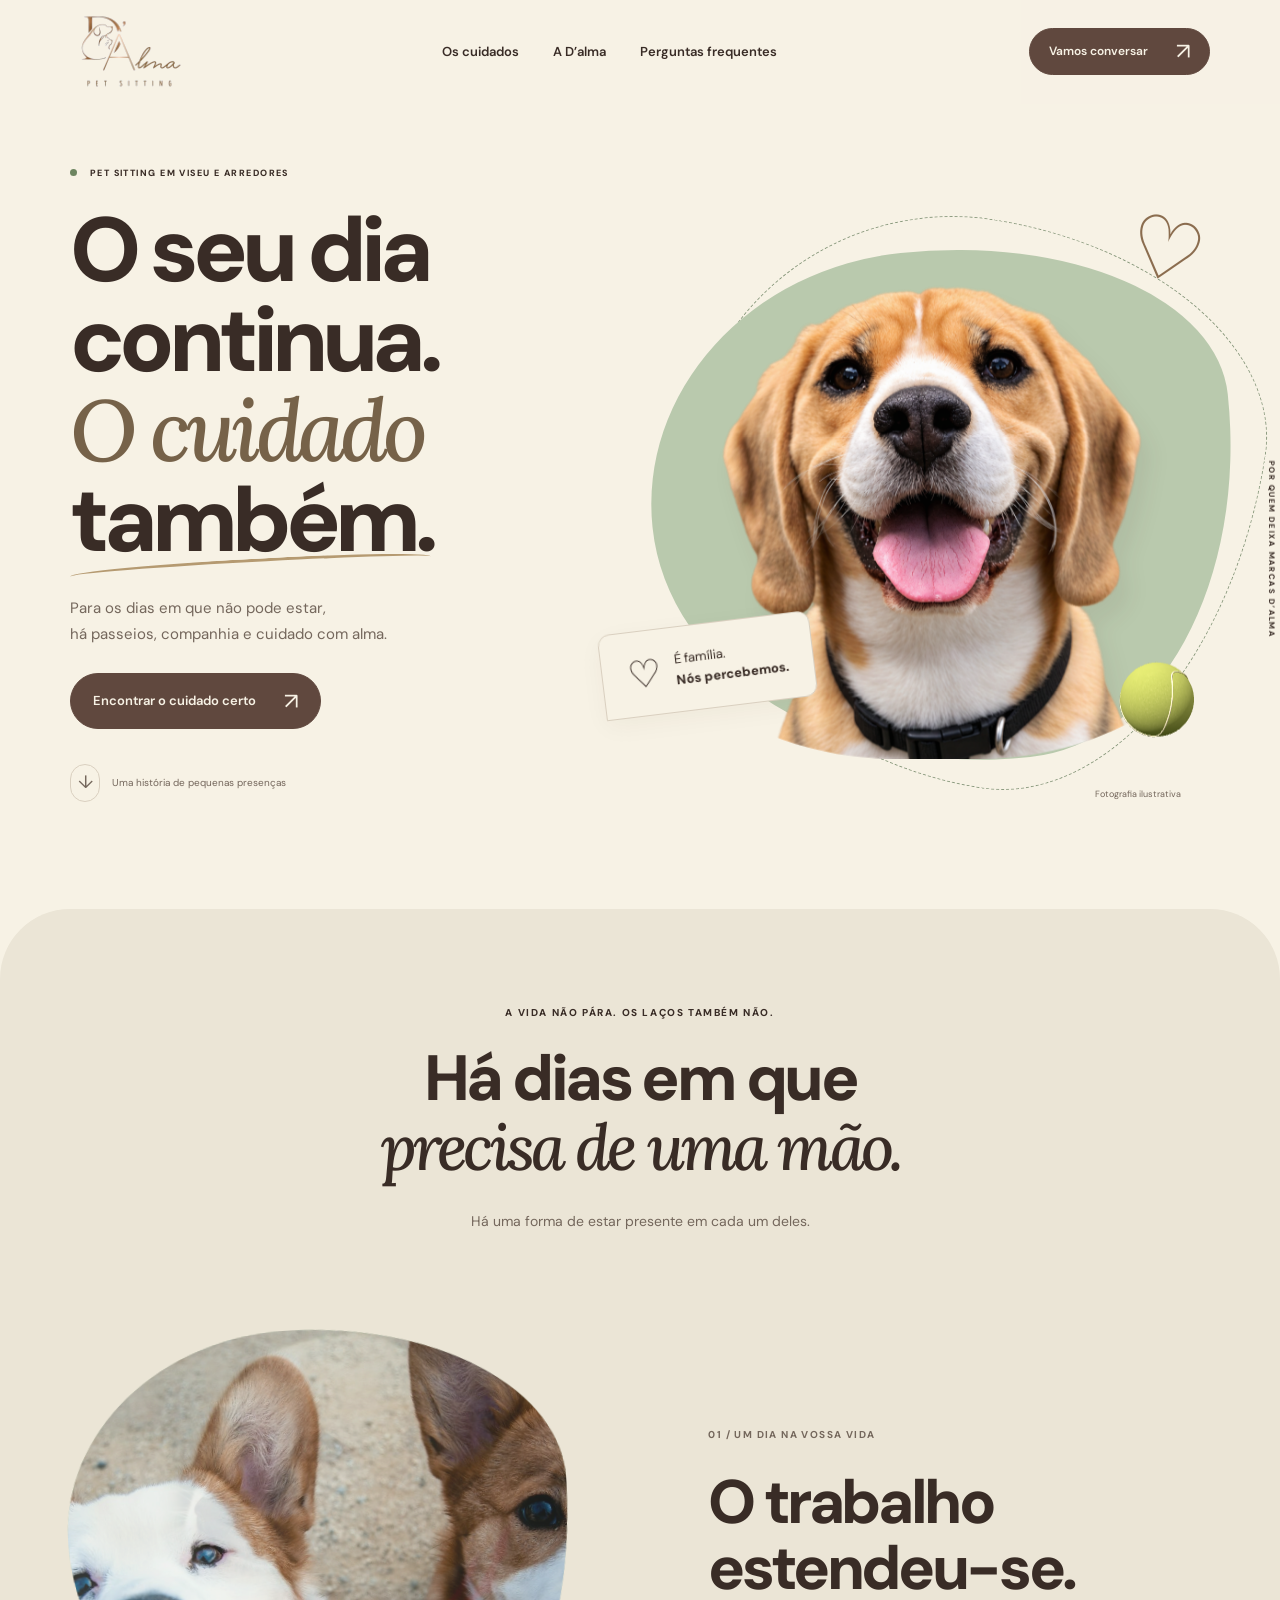
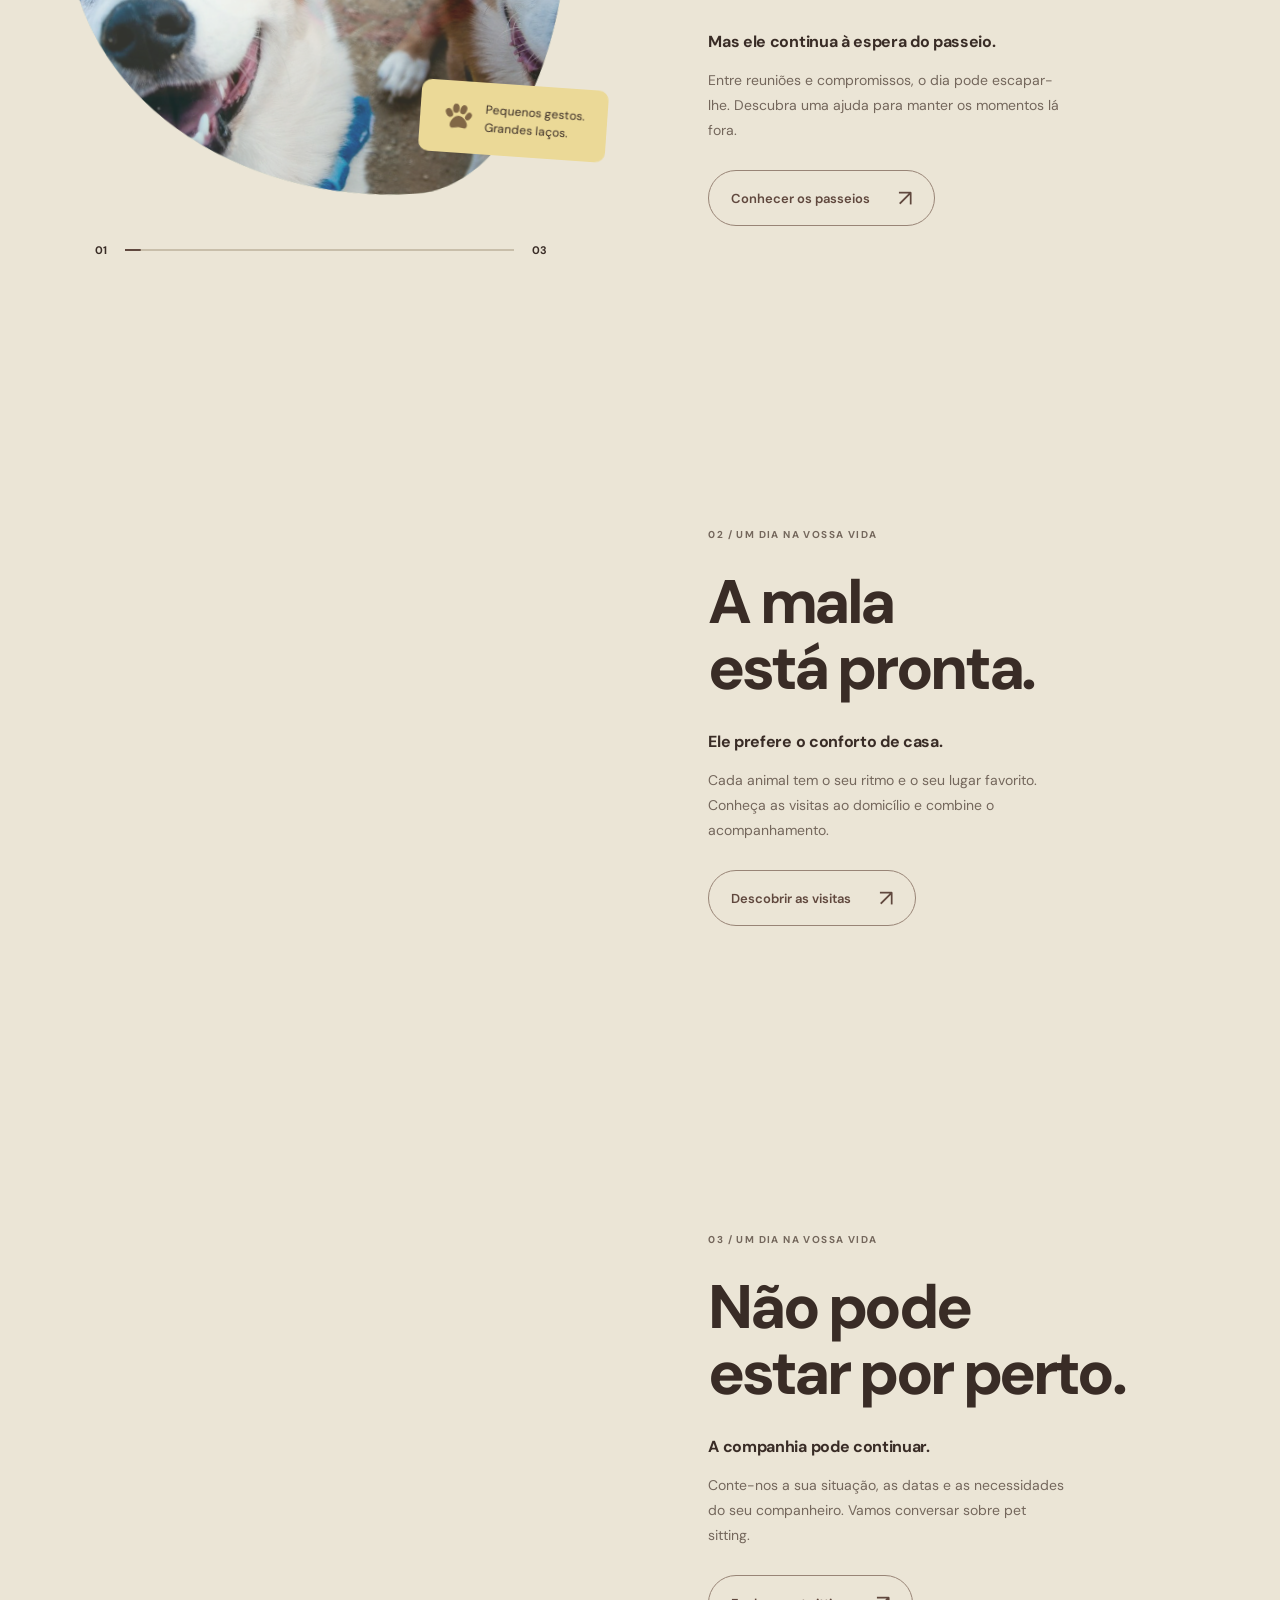
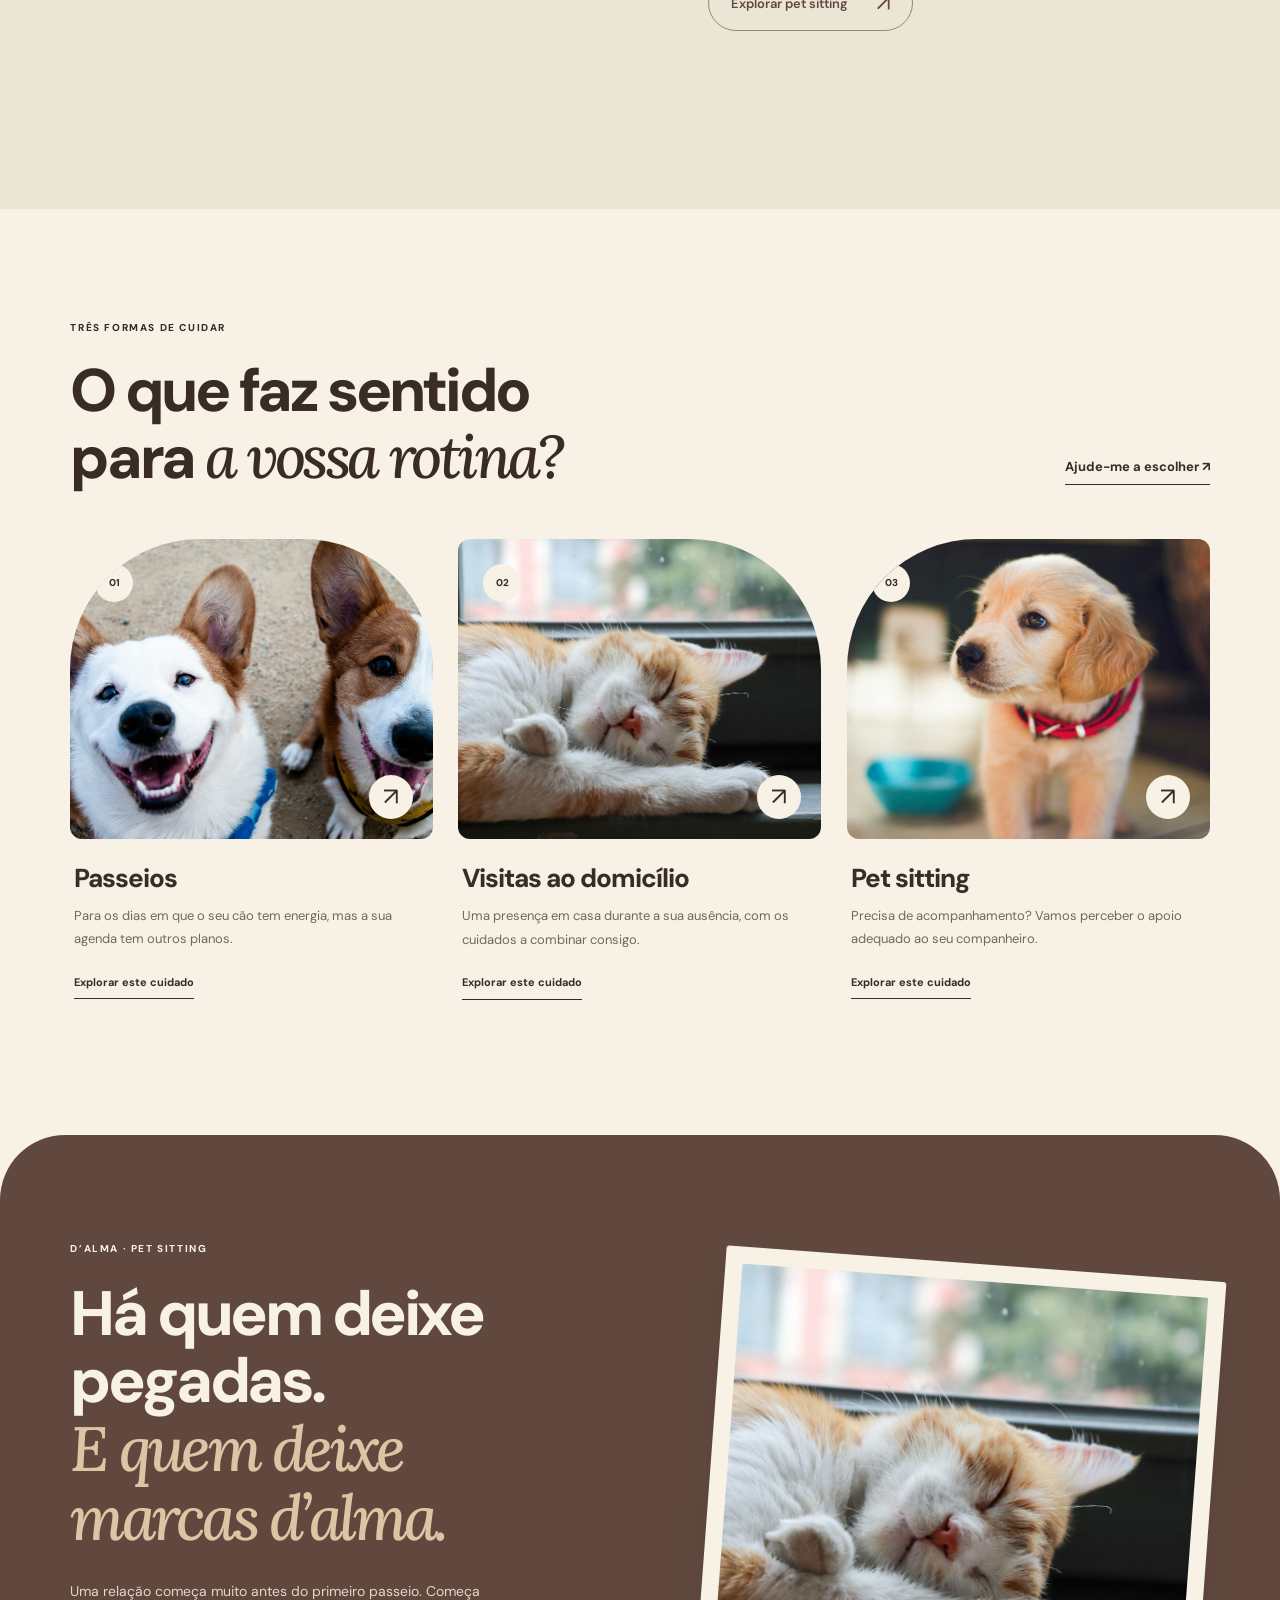
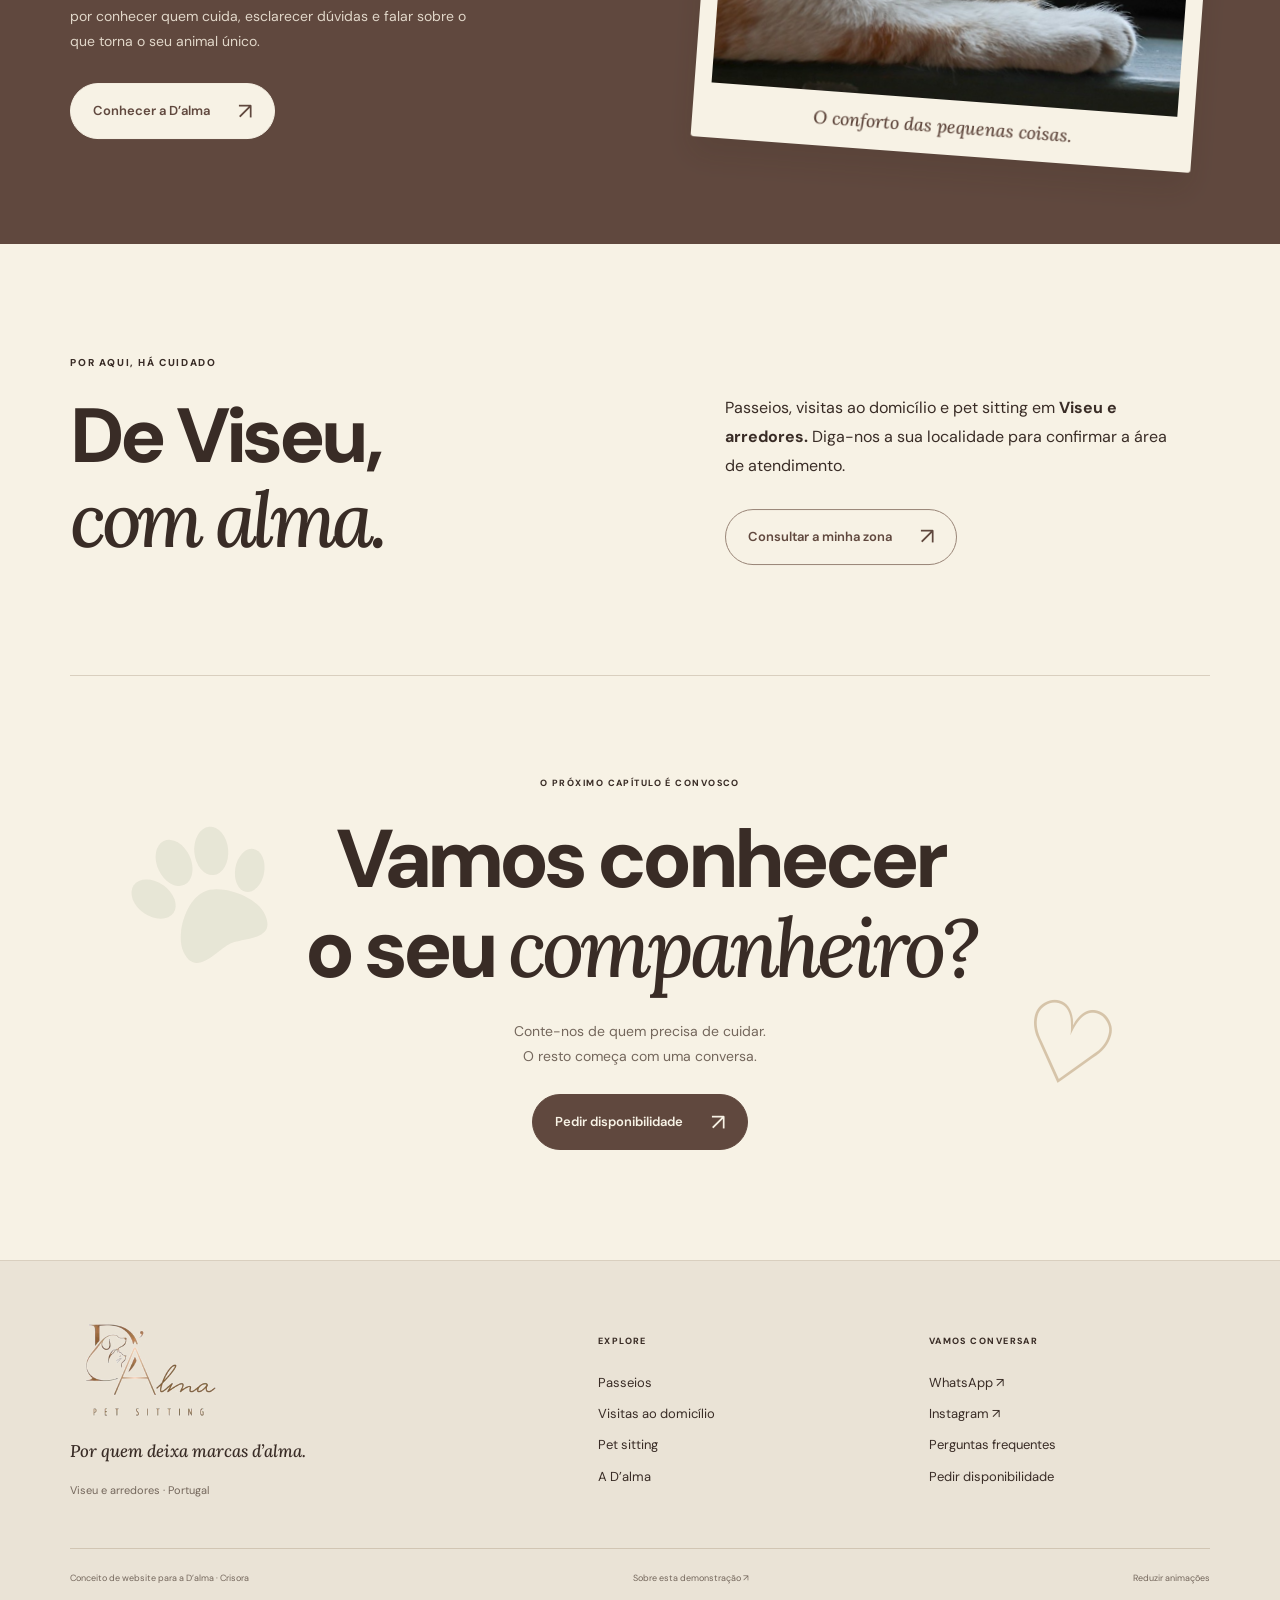
<file: index.html>
<!doctype html><html lang="pt-PT"><head><meta charset="utf-8"><meta name="viewport" content="width=device-width,initial-scale=1,viewport-fit=cover"><meta name="robots" content="noindex,nofollow"><meta name="theme-color" content="#f7f2e5"><title>Pet sitting em Viseu, com alma · D’alma</title><meta name="description" content="Passeios, visitas ao domicílio e pet sitting em Viseu e arredores. Conheça os cuidados da D’alma e consulte disponibilidade."><link rel="icon" href="./assets/brand.jpg"><link rel="stylesheet" href="./style.css?v=3"><script defer src="./vendor/gsap.min.js"></script><script defer src="./vendor/ScrollTrigger.min.js"></script><script defer src="./app.js?v=3"></script><script type="module" src="./scene.js"></script></head><body class="page-index"><a class="skip" href="#main">Saltar para o conteúdo</a><div class="reading-progress" aria-hidden="true"></div><header class="header"><a class="brand" href="./" aria-label="D’alma — início"><img class="logo" src="./assets/logo-transparent.svg" alt="D’alma Pet Sitting" width="450" height="340"></a><nav id="main-nav" aria-label="Navegação principal"><a href="./cuidados.html">Os cuidados</a><a href="./dalma.html">A D’alma</a><a href="./duvidas.html">Perguntas frequentes</a></nav><a class="button header-button" href="./contacto.html"><span>Vamos conversar</span><span class="arrow" aria-hidden="true">↗</span></a><button class="menu" aria-controls="main-nav" aria-expanded="false" aria-label="Abrir menu"><span></span><span></span></button></header><button class="nav-backdrop" hidden tabindex="-1" aria-label="Fechar menu"></button><main id="main"><section class="hero wrap"><div class="hero-copy"><p class="eyebrow"><span class="status-dot"></span> PET SITTING EM VISEU E ARREDORES</p><h1>O seu dia<br> continua.<br> <span class="serif">O cuidado</span><br> <span class="underline-word">também.</span></h1><p>Para os dias em que não pode estar,<br> há passeios, companhia e cuidado com alma.</p><a class="button " href="./cuidados.html"><span>Encontrar o cuidado certo</span><span class="arrow" aria-hidden="true">↗</span></a><a class="scroll-cue" href="#historia"><span>↓</span> Uma história de pequenas presenças</a></div><div class="hero-stage" data-parallax><div class="hero-blob" data-depth="-10"></div><div class="hero-ring" aria-hidden="true"></div><span class="hero-scribble" aria-hidden="true">♡</span><div class="hero-dog" data-depth="18"><img class="" src="./assets/beagle-cutout.png" alt="Beagle atento e bem-disposto — fotografia ilustrativa" loading="eager" decoding="async" fetchpriority="high"></div><div class="hero-label" data-depth="30"><span>♡</span><span>É família.<br> <strong>Nós percebemos.</strong></span></div><div class="ball-stage" id="ball-stage" aria-hidden="true"><div class="ball-fallback"></div></div><span class="visual-note">Fotografia ilustrativa</span><span class="side-note">POR QUEM DEIXA MARCAS D’ALMA</span></div></section><section class="story" id="historia"><div class="story-intro wrap"><p class="eyebrow">A VIDA NÃO PÁRA. OS LAÇOS TAMBÉM NÃO.</p><h2>Há dias em que<br> <em>precisa de uma mão.</em></h2><p>Há uma forma de estar presente em cada um deles.</p></div><div class="story-body wrap"><div class="story-visual" aria-hidden="true"><div class="story-frame"><img class="story-photo story-photo-0" src="./assets/outdoor.jpg" alt="" loading="eager" decoding="async" fetchpriority="high"><img class="story-photo story-photo-1" src="./assets/cat.jpg" alt="" loading="eager" decoding="async" fetchpriority="high"><img class="story-photo story-photo-2" src="./assets/walk.jpg" alt="" loading="eager" decoding="async" fetchpriority="high"></div><div class="story-sticker"><svg viewBox="0 0 64 64" aria-hidden="true"><ellipse cx="13" cy="23" rx="7" ry="10" transform="rotate(-30 13 23)"/><ellipse cx="27" cy="13" rx="7" ry="10"/><ellipse cx="43" cy="15" rx="7" ry="10" transform="rotate(20 43 15)"/><ellipse cx="54" cy="29" rx="6" ry="9" transform="rotate(35 54 29)"/><path d="M15 48c0-8 10-19 18-19s19 11 19 19c0 12-12 5-18 5S15 60 15 48Z"/></svg><span>Pequenos gestos.<br> Grandes laços.</span></div><div class="story-count"><span id="story-current">01</span><span class="story-track"><i></i></span><span>03</span></div></div><div class="story-chapters"><article class="chapter" data-chapter="0"><img class="chapter-mobile-photo" src="./assets/outdoor.jpg" alt="Cães ao ar livre — fotografia ilustrativa" loading="lazy" width="1200" height="800"><span class="chapter-index">01 / UM DIA NA VOSSA VIDA</span><h3>O trabalho<br> estendeu-se.</h3><h4>Mas ele continua à espera do passeio.</h4><p>Entre reuniões e compromissos, o dia pode escapar-lhe. Descubra uma ajuda para manter os momentos lá fora.</p><a class="button outline" href="./passeios.html"><span>Conhecer os passeios</span><span class="arrow" aria-hidden="true">↗</span></a></article><article class="chapter" data-chapter="1"><img class="chapter-mobile-photo" src="./assets/cat.jpg" alt="Gato no conforto de casa — fotografia ilustrativa" loading="lazy" width="1200" height="800"><span class="chapter-index">02 / UM DIA NA VOSSA VIDA</span><h3>A mala<br> está pronta.</h3><h4>Ele prefere o conforto de casa.</h4><p>Cada animal tem o seu ritmo e o seu lugar favorito. Conheça as visitas ao domicílio e combine o acompanhamento.</p><a class="button outline" href="./visitas.html"><span>Descobrir as visitas</span><span class="arrow" aria-hidden="true">↗</span></a></article><article class="chapter" data-chapter="2"><img class="chapter-mobile-photo" src="./assets/walk.jpg" alt="Cachorro com coleira — fotografia ilustrativa" loading="lazy" width="1200" height="800"><span class="chapter-index">03 / UM DIA NA VOSSA VIDA</span><h3>Não pode<br> estar por perto.</h3><h4>A companhia pode continuar.</h4><p>Conte-nos a sua situação, as datas e as necessidades do seu companheiro. Vamos conversar sobre pet sitting.</p><a class="button outline" href="./pet-sitting.html"><span>Explorar pet sitting</span><span class="arrow" aria-hidden="true">↗</span></a></article></div></div></section><section class="services wrap section"><div class="section-heading"><div><p class="eyebrow">TRÊS FORMAS DE CUIDAR</p><h2>O que faz sentido<br> para <em>a vossa rotina?</em></h2></div><a class="text-link" href="./cuidados.html">Ajude-me a escolher ↗</a></div><div class="service-grid"><a class="service-card sage" href="./passeios.html"><div class="card-image"><img class="" src="./assets/outdoor.jpg" alt="Passeios — fotografia ilustrativa" loading="lazy" decoding="async"><span class="card-number">01</span><span class="card-arrow">↗</span></div><div class="card-copy"><h3>Passeios</h3><p>Para os dias em que o seu cão tem energia, mas a sua agenda tem outros planos.</p><span class="text-link">Explorar este cuidado</span></div></a><a class="service-card peach" href="./visitas.html"><div class="card-image"><img class="" src="./assets/cat.jpg" alt="Visitas ao domicílio — fotografia ilustrativa" loading="lazy" decoding="async"><span class="card-number">02</span><span class="card-arrow">↗</span></div><div class="card-copy"><h3>Visitas ao domicílio</h3><p>Uma presença em casa durante a sua ausência, com os cuidados a combinar consigo.</p><span class="text-link">Explorar este cuidado</span></div></a><a class="service-card butter" href="./pet-sitting.html"><div class="card-image"><img class="" src="./assets/walk.jpg" alt="Pet sitting — fotografia ilustrativa" loading="lazy" decoding="async"><span class="card-number">03</span><span class="card-arrow">↗</span></div><div class="card-copy"><h3>Pet sitting</h3><p>Precisa de acompanhamento? Vamos perceber o apoio adequado ao seu companheiro.</p><span class="text-link">Explorar este cuidado</span></div></a></div></section><section class="bond-section"><div class="wrap bond-grid"><div class="bond-copy"><p class="eyebrow">D’ALMA · PET SITTING</p><h2>Há quem deixe<br> pegadas.<br> <em>E quem deixe<br> marcas d’alma.</em></h2><p>Uma relação começa muito antes do primeiro passeio. Começa por conhecer quem cuida, esclarecer dúvidas e falar sobre o que torna o seu animal único.</p><a class="button light" href="./dalma.html"><span>Conhecer a D’alma</span><span class="arrow" aria-hidden="true">↗</span></a></div><div class="bond-photo" data-tilt><img class="" src="./assets/cat.jpg" alt="Gato a descansar junto à janela — fotografia ilustrativa" loading="lazy" decoding="async"><span>O conforto das pequenas coisas.</span></div></div></section><section class="local-section wrap section"><p class="eyebrow">POR AQUI, HÁ CUIDADO</p><div class="local-layout"><h2>De Viseu,<br> <em>com alma.</em></h2><div><p>Passeios, visitas ao domicílio e pet sitting em <strong>Viseu e arredores.</strong> Diga-nos a sua localidade para confirmar a área de atendimento.</p><a class="button outline" href="./contacto.html"><span>Consultar a minha zona</span><span class="arrow" aria-hidden="true">↗</span></a></div></div></section><section class="closing wrap"><div class="closing-paw" aria-hidden="true"><svg viewBox="0 0 64 64" aria-hidden="true"><ellipse cx="13" cy="23" rx="7" ry="10" transform="rotate(-30 13 23)"/><ellipse cx="27" cy="13" rx="7" ry="10"/><ellipse cx="43" cy="15" rx="7" ry="10" transform="rotate(20 43 15)"/><ellipse cx="54" cy="29" rx="6" ry="9" transform="rotate(35 54 29)"/><path d="M15 48c0-8 10-19 18-19s19 11 19 19c0 12-12 5-18 5S15 60 15 48Z"/></svg></div><p class="eyebrow">O PRÓXIMO CAPÍTULO É CONVOSCO</p><h2>Vamos conhecer<br> o seu <em>companheiro?</em></h2><p>Conte-nos de quem precisa de cuidar.<br> O resto começa com uma conversa.</p><a class="button " href="./contacto.html"><span>Pedir disponibilidade</span><span class="arrow" aria-hidden="true">↗</span></a></section></main><footer><div class="footer-top wrap"><div><a href="./" class="footer-brand"><img class="logo" src="./assets/logo-transparent.svg" alt="D’alma Pet Sitting" width="450" height="340"></a><p>Por quem deixa marcas d’alma.</p><span class="location">Viseu e arredores · Portugal</span></div><div><span class="eyebrow">EXPLORE</span><a href="./passeios.html">Passeios</a><a href="./visitas.html">Visitas ao domicílio</a><a href="./pet-sitting.html">Pet sitting</a><a href="./dalma.html">A D’alma</a></div><div><span class="eyebrow">VAMOS CONVERSAR</span><a href="https://wa.me/351928030715" target="_blank" rel="noopener">WhatsApp ↗</a><a href="https://www.instagram.com/dalma_petsittingviseu/" target="_blank" rel="noopener">Instagram ↗</a><a href="./duvidas.html">Perguntas frequentes</a><a href="./contacto.html">Pedir disponibilidade</a></div></div><div class="footer-bottom wrap"><span>Conceito de website para a D’alma · Crisora</span><button data-open-info>Sobre esta demonstração ↗</button><button id="motion-toggle" aria-pressed="false">Reduzir animações</button></div></footer><dialog id="prototype-dialog"><button class="dialog-close" aria-label="Fechar">×</button><p class="eyebrow">UMA PRIMEIRA VISÃO</p><h2>Feito para imaginar<br> o próximo passo.</h2><p>Protótipo criado pela Crisora para apresentar uma proposta de website à D’alma. Serviços, contactos e área de atuação baseados no perfil público da marca.</p><p>As fotografias são ilustrativas e não representam a equipa ou animais acompanhados pela D’alma. O recorte do cão foi preparado com assistência de IA a partir de uma fotografia. A informação detalhada, as condições e as fotografias próprias deverão ser validadas com a marca.</p><p>O formulário prepara uma mensagem no seu WhatsApp. Não envia dados para uma base de dados nem confirma reservas.</p><a class="text-link" href="https://linktr.ee/dalma_petsittingviseu" target="_blank" rel="noopener">Perfil oficial da D’alma ↗</a></dialog></body></html>
</file>
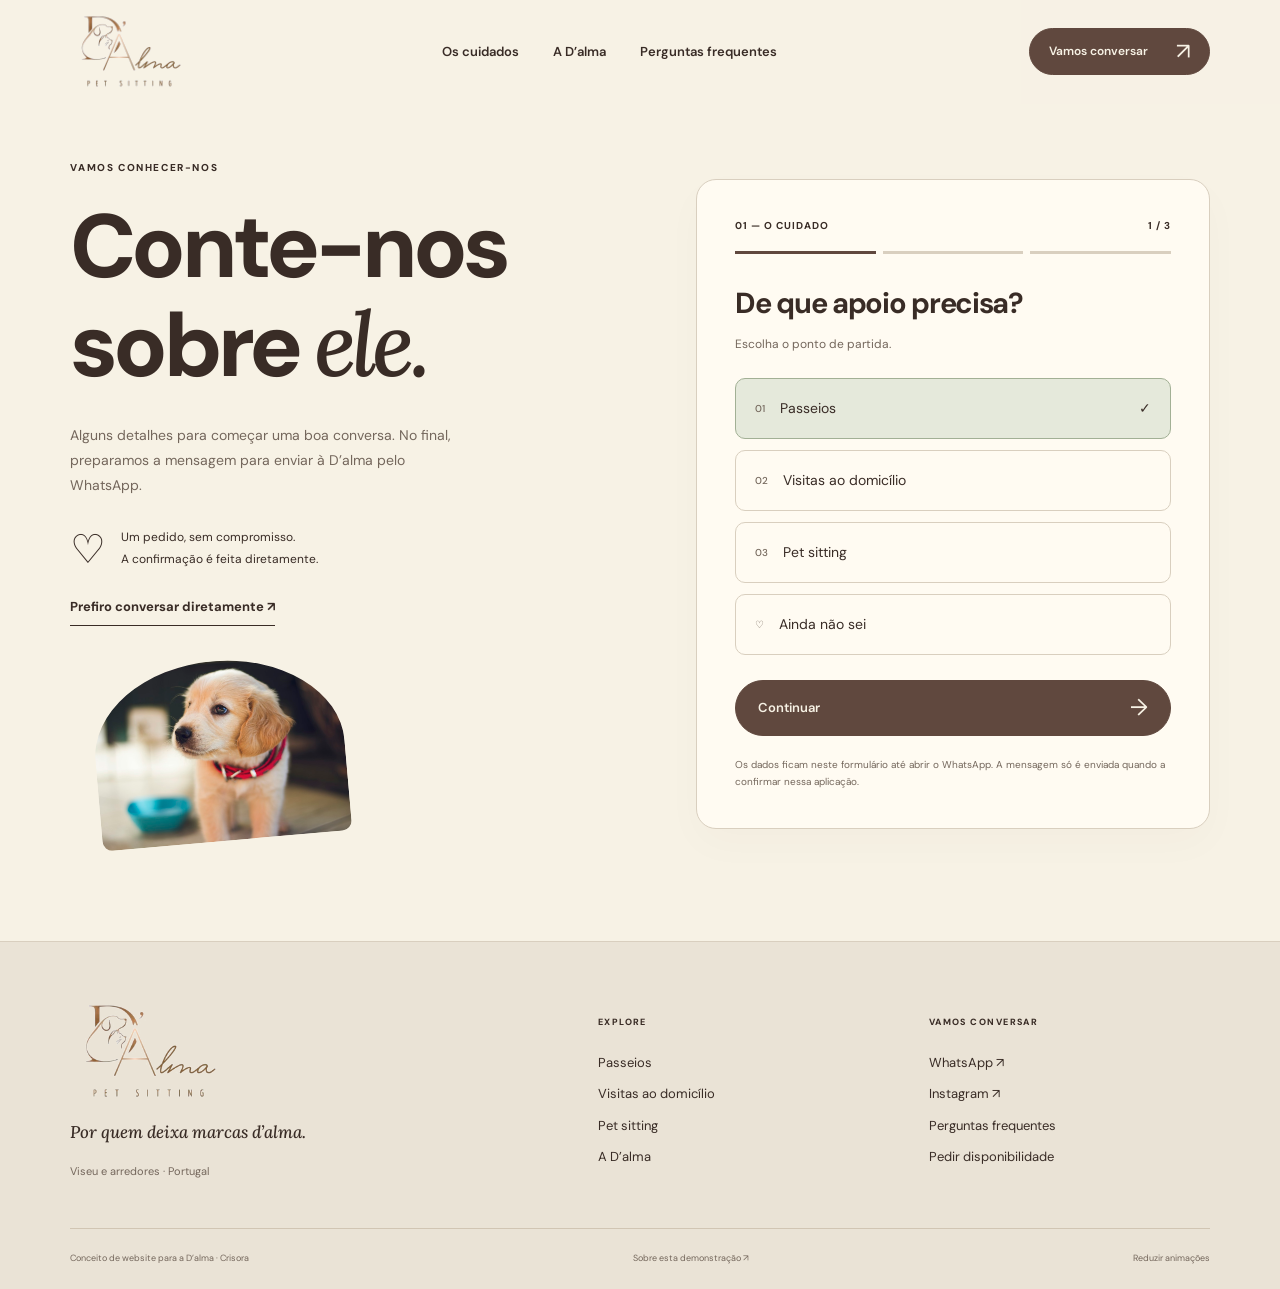
<file: contacto.html>
<!doctype html><html lang="pt-PT"><head><meta charset="utf-8"><meta name="viewport" content="width=device-width,initial-scale=1,viewport-fit=cover"><meta name="robots" content="noindex,nofollow"><meta name="theme-color" content="#f7f2e5"><title>Consultar disponibilidade · D’alma</title><meta name="description" content="Passeios, visitas ao domicílio e pet sitting em Viseu e arredores. Conheça os cuidados da D’alma e consulte disponibilidade."><link rel="icon" href="./assets/brand.jpg"><link rel="stylesheet" href="./style.css?v=3"><script defer src="./vendor/gsap.min.js"></script><script defer src="./vendor/ScrollTrigger.min.js"></script><script defer src="./app.js?v=3"></script></head><body class="page-contacto"><a class="skip" href="#main">Saltar para o conteúdo</a><div class="reading-progress" aria-hidden="true"></div><header class="header"><a class="brand" href="./" aria-label="D’alma — início"><img class="logo" src="./assets/logo-transparent.svg" alt="D’alma Pet Sitting" width="450" height="340"></a><nav id="main-nav" aria-label="Navegação principal"><a href="./cuidados.html">Os cuidados</a><a href="./dalma.html">A D’alma</a><a href="./duvidas.html">Perguntas frequentes</a></nav><a class="button header-button" href="./contacto.html"><span>Vamos conversar</span><span class="arrow" aria-hidden="true">↗</span></a><button class="menu" aria-controls="main-nav" aria-expanded="false" aria-label="Abrir menu"><span></span><span></span></button></header><button class="nav-backdrop" hidden tabindex="-1" aria-label="Fechar menu"></button><main id="main"><section class="contact-layout wrap"><div class="contact-copy"><p class="eyebrow">VAMOS CONHECER-NOS</p><h1>Conte-nos<br> sobre <em>ele.</em></h1><p>Alguns detalhes para começar uma boa conversa. No final, preparamos a mensagem para enviar à D’alma pelo WhatsApp.</p><div class="contact-note"><span>♡</span><p>Um pedido, sem compromisso.<br> A confirmação é feita diretamente.</p></div><a class="text-link" href="https://wa.me/351928030715" target="_blank" rel="noopener">Prefiro conversar diretamente ↗</a><div class="contact-photo"><img class="" src="./assets/walk.jpg" alt="Cachorro com coleira — fotografia ilustrativa" loading="lazy" decoding="async"></div></div><div class="booking"><form id="request-form"><div class="form-progress"><span id="step-label">01 — O cuidado</span><span id="step-counter">1 / 3</span></div><div class="form-lines"><i class="active"></i><i></i><i></i></div><fieldset data-step="0"><legend>De que apoio precisa?</legend><p class="form-hint">Escolha o ponto de partida.</p><div class="service-options"><label><input type="radio" name="service" value="Passeios" required checked><span><b>01</b>Passeios<i>✓</i></span></label><label><input type="radio" name="service" value="Visitas ao domicílio"><span><b>02</b>Visitas ao domicílio<i>✓</i></span></label><label><input type="radio" name="service" value="Pet sitting"><span><b>03</b>Pet sitting<i>✓</i></span></label><label><input type="radio" name="service" value="Preciso de ajuda para escolher"><span><b>♡</b>Ainda não sei<i>✓</i></span></label></div></fieldset><fieldset data-step="1" hidden disabled><legend>Quem vamos conhecer?</legend><div class="form-row"><label>O seu nome<input name="tutor" autocomplete="given-name" maxlength="80" required placeholder="Como se chama?"></label><label>Nome do animal<input name="pet" maxlength="80" required placeholder="O nome do seu companheiro"></label></div><div class="form-row"><label>Animal<select name="type"><option>Cão</option><option>Gato</option><option>Outro</option><option>Vários animais</option></select></label><label>Idade (opcional)<input name="age" maxlength="50" placeholder="Ex.: 3 anos"></label></div><label>O que devemos saber? (opcional)<textarea name="notes" rows="3" maxlength="1200" placeholder="Rotinas, hábitos ou necessidades para conversar…"></textarea></label></fieldset><fieldset data-step="2" hidden disabled><legend>Onde e quando?</legend><label>Localidade<input name="locality" autocomplete="address-level2" required maxlength="100" placeholder="Ex.: Viseu"></label><div class="form-row"><label>Desde<input type="date" name="start" required></label><label>Até<input type="date" name="end" required></label></div><label>Horário ou frequência (opcional)<input name="schedule" maxlength="200" placeholder="Ex.: de segunda a sexta, à tarde"></label><p class="form-hint">Zona, datas e condições sujeitas a confirmação pela D’alma.</p></fieldset><p id="form-error" role="alert"></p><div class="form-actions"><button type="button" id="back" class="back" hidden>← Voltar</button><button type="button" class="button" id="next"><span>Continuar</span><span class="arrow">→</span></button><button type="submit" class="button" id="send" hidden><span>Abrir mensagem no WhatsApp</span><span class="arrow">↗</span></button></div><p class="privacy-note">Os dados ficam neste formulário até abrir o WhatsApp. A mensagem só é enviada quando a confirmar nessa aplicação.</p><div id="send-status" role="status" hidden><strong>A sua mensagem está pronta.</strong><p>Se o WhatsApp não abriu, <a id="wa-fallback" target="_blank" rel="noopener">clique aqui para continuar</a>.</p></div><noscript>Para consultar disponibilidade, <a href="https://wa.me/351928030715">contacte pelo WhatsApp</a>.</noscript></form></div></section></main><footer><div class="footer-top wrap"><div><a href="./" class="footer-brand"><img class="logo" src="./assets/logo-transparent.svg" alt="D’alma Pet Sitting" width="450" height="340"></a><p>Por quem deixa marcas d’alma.</p><span class="location">Viseu e arredores · Portugal</span></div><div><span class="eyebrow">EXPLORE</span><a href="./passeios.html">Passeios</a><a href="./visitas.html">Visitas ao domicílio</a><a href="./pet-sitting.html">Pet sitting</a><a href="./dalma.html">A D’alma</a></div><div><span class="eyebrow">VAMOS CONVERSAR</span><a href="https://wa.me/351928030715" target="_blank" rel="noopener">WhatsApp ↗</a><a href="https://www.instagram.com/dalma_petsittingviseu/" target="_blank" rel="noopener">Instagram ↗</a><a href="./duvidas.html">Perguntas frequentes</a><a href="./contacto.html">Pedir disponibilidade</a></div></div><div class="footer-bottom wrap"><span>Conceito de website para a D’alma · Crisora</span><button data-open-info>Sobre esta demonstração ↗</button><button id="motion-toggle" aria-pressed="false">Reduzir animações</button></div></footer><dialog id="prototype-dialog"><button class="dialog-close" aria-label="Fechar">×</button><p class="eyebrow">UMA PRIMEIRA VISÃO</p><h2>Feito para imaginar<br> o próximo passo.</h2><p>Protótipo criado pela Crisora para apresentar uma proposta de website à D’alma. Serviços, contactos e área de atuação baseados no perfil público da marca.</p><p>As fotografias são ilustrativas e não representam a equipa ou animais acompanhados pela D’alma. O recorte do cão foi preparado com assistência de IA a partir de uma fotografia. A informação detalhada, as condições e as fotografias próprias deverão ser validadas com a marca.</p><p>O formulário prepara uma mensagem no seu WhatsApp. Não envia dados para uma base de dados nem confirma reservas.</p><a class="text-link" href="https://linktr.ee/dalma_petsittingviseu" target="_blank" rel="noopener">Perfil oficial da D’alma ↗</a></dialog></body></html>
</file>
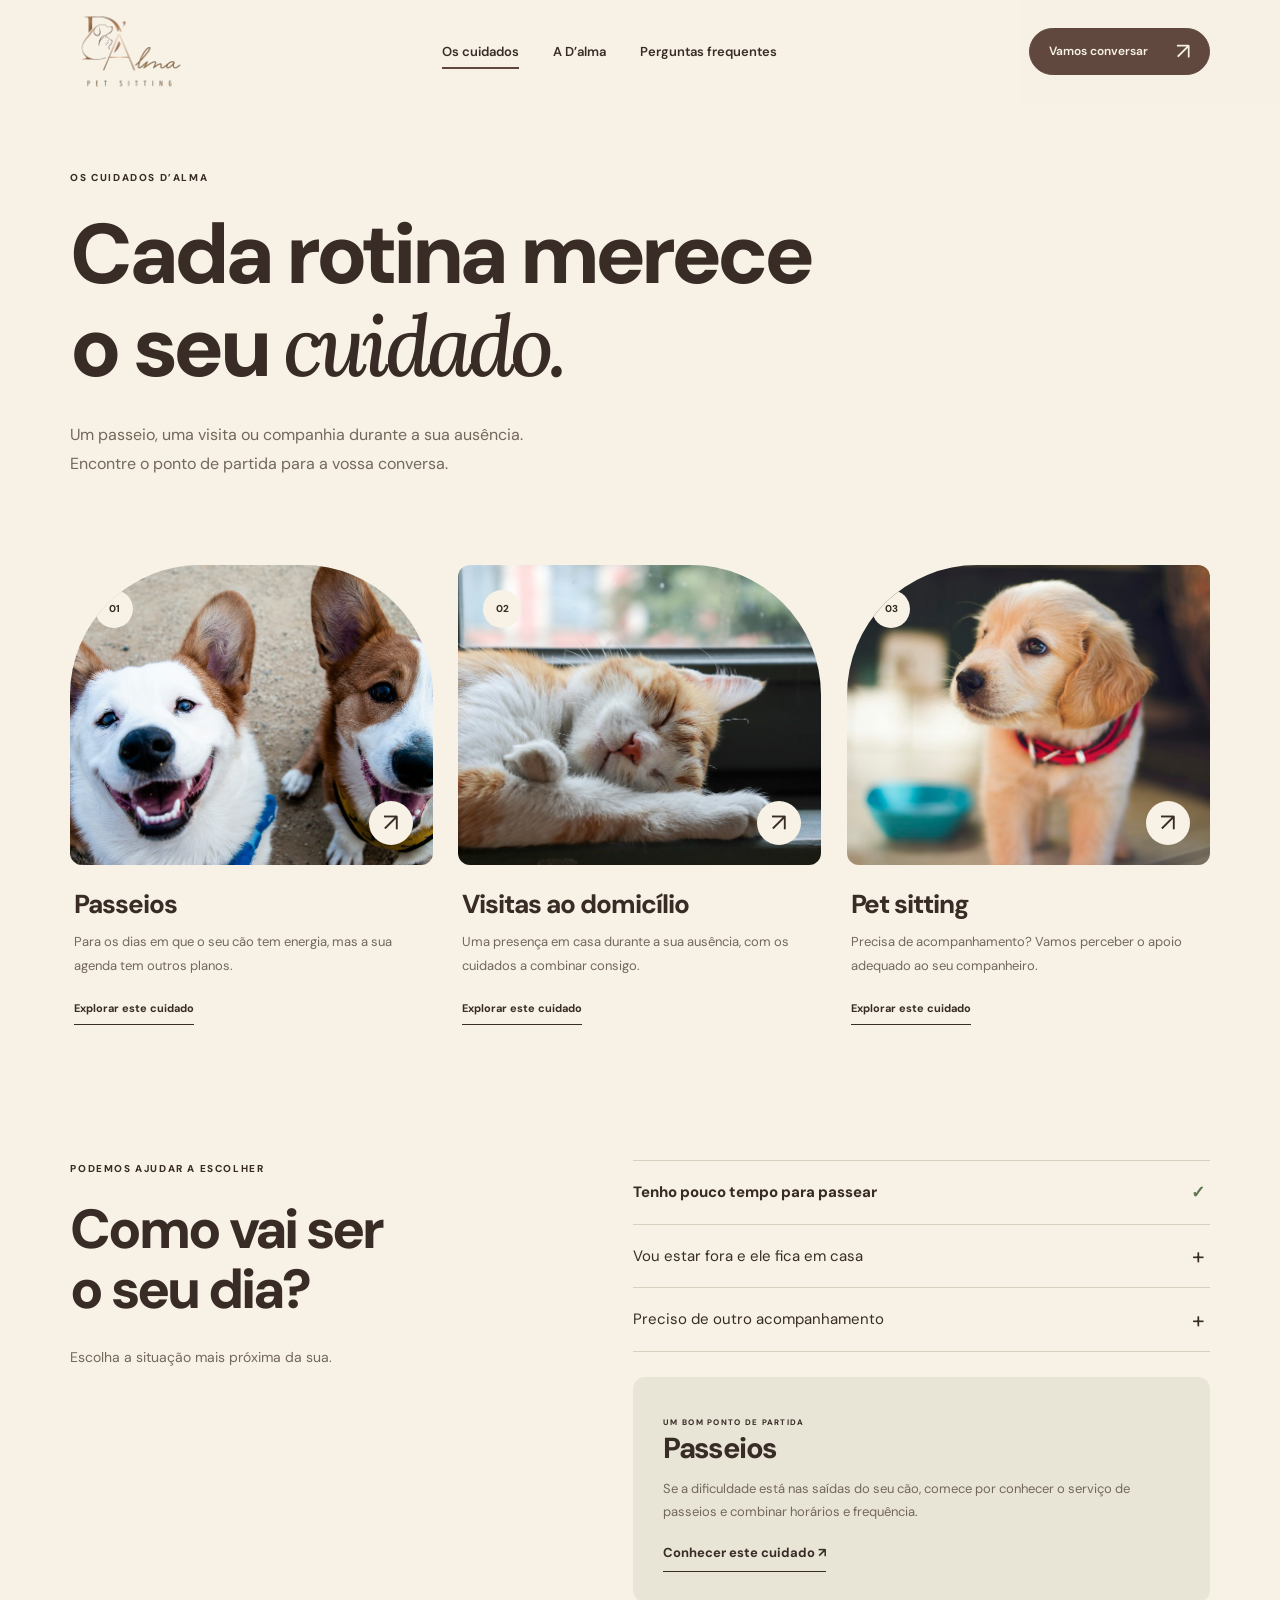
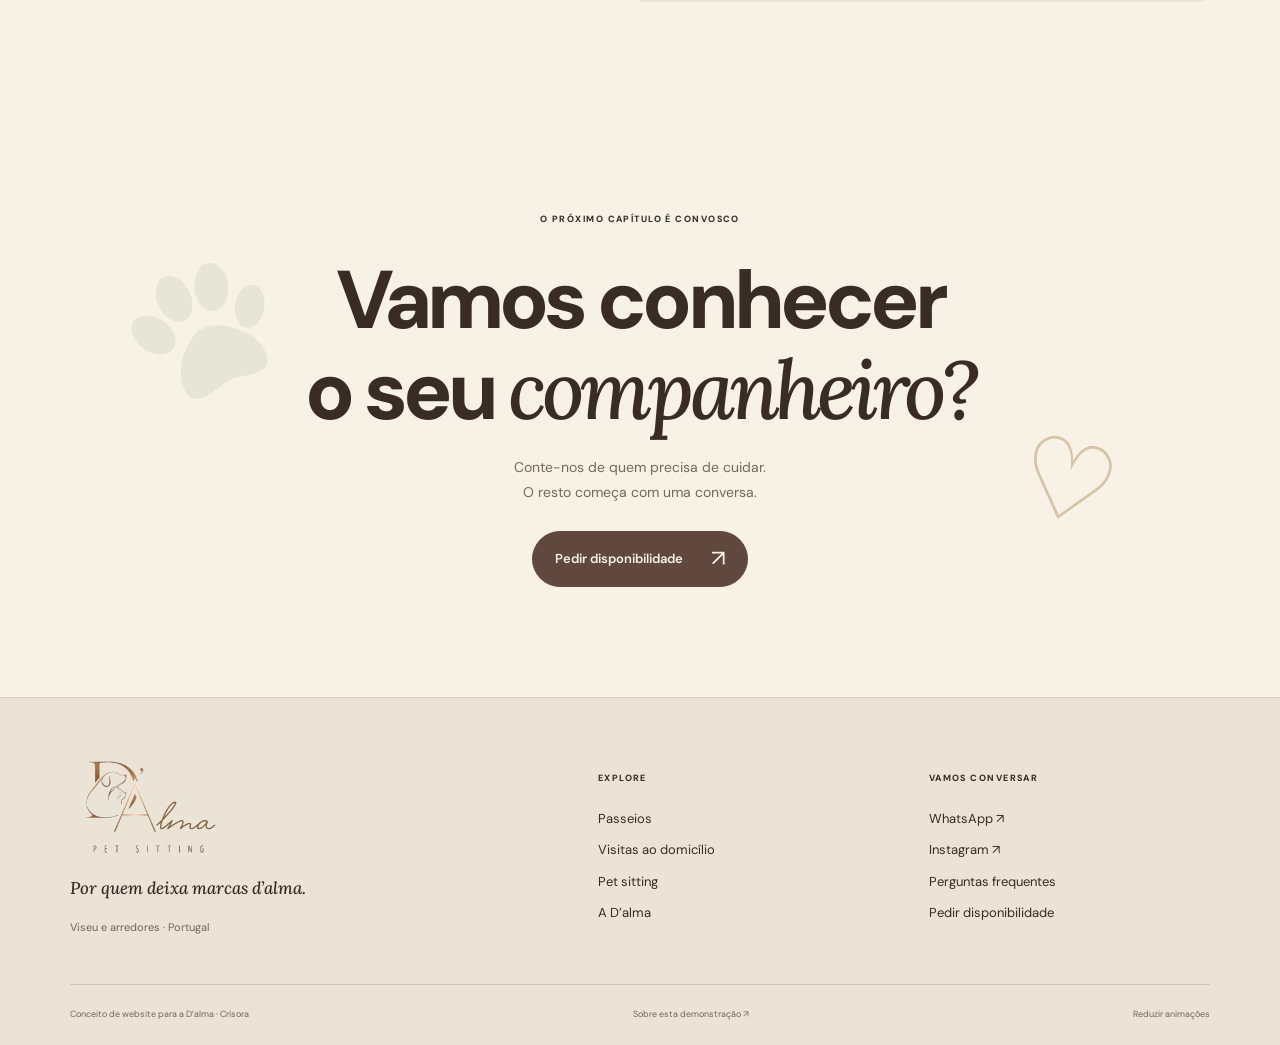
<file: cuidados.html>
<!doctype html><html lang="pt-PT"><head><meta charset="utf-8"><meta name="viewport" content="width=device-width,initial-scale=1,viewport-fit=cover"><meta name="robots" content="noindex,nofollow"><meta name="theme-color" content="#f7f2e5"><title>Os nossos cuidados · D’alma</title><meta name="description" content="Passeios, visitas ao domicílio e pet sitting em Viseu e arredores. Conheça os cuidados da D’alma e consulte disponibilidade."><link rel="icon" href="./assets/brand.jpg"><link rel="stylesheet" href="./style.css?v=3"><script defer src="./vendor/gsap.min.js"></script><script defer src="./vendor/ScrollTrigger.min.js"></script><script defer src="./app.js?v=3"></script></head><body class="page-cuidados"><a class="skip" href="#main">Saltar para o conteúdo</a><div class="reading-progress" aria-hidden="true"></div><header class="header"><a class="brand" href="./" aria-label="D’alma — início"><img class="logo" src="./assets/logo-transparent.svg" alt="D’alma Pet Sitting" width="450" height="340"></a><nav id="main-nav" aria-label="Navegação principal"><a href="./cuidados.html" aria-current="page">Os cuidados</a><a href="./dalma.html">A D’alma</a><a href="./duvidas.html">Perguntas frequentes</a></nav><a class="button header-button" href="./contacto.html"><span>Vamos conversar</span><span class="arrow" aria-hidden="true">↗</span></a><button class="menu" aria-controls="main-nav" aria-expanded="false" aria-label="Abrir menu"><span></span><span></span></button></header><button class="nav-backdrop" hidden tabindex="-1" aria-label="Fechar menu"></button><main id="main"><section class="page-intro wrap"><p class="eyebrow">OS CUIDADOS D’ALMA</p><h1>Cada rotina merece<br> o seu <em>cuidado.</em></h1><p>Um passeio, uma visita ou companhia durante a sua ausência.<br> Encontre o ponto de partida para a vossa conversa.</p></section><section class="wrap"><div class="service-grid"><a class="service-card sage" href="./passeios.html"><div class="card-image"><img class="" src="./assets/outdoor.jpg" alt="Passeios — fotografia ilustrativa" loading="lazy" decoding="async"><span class="card-number">01</span><span class="card-arrow">↗</span></div><div class="card-copy"><h3>Passeios</h3><p>Para os dias em que o seu cão tem energia, mas a sua agenda tem outros planos.</p><span class="text-link">Explorar este cuidado</span></div></a><a class="service-card peach" href="./visitas.html"><div class="card-image"><img class="" src="./assets/cat.jpg" alt="Visitas ao domicílio — fotografia ilustrativa" loading="lazy" decoding="async"><span class="card-number">02</span><span class="card-arrow">↗</span></div><div class="card-copy"><h3>Visitas ao domicílio</h3><p>Uma presença em casa durante a sua ausência, com os cuidados a combinar consigo.</p><span class="text-link">Explorar este cuidado</span></div></a><a class="service-card butter" href="./pet-sitting.html"><div class="card-image"><img class="" src="./assets/walk.jpg" alt="Pet sitting — fotografia ilustrativa" loading="lazy" decoding="async"><span class="card-number">03</span><span class="card-arrow">↗</span></div><div class="card-copy"><h3>Pet sitting</h3><p>Precisa de acompanhamento? Vamos perceber o apoio adequado ao seu companheiro.</p><span class="text-link">Explorar este cuidado</span></div></a></div></section><section class="chooser wrap section"><div><p class="eyebrow">PODEMOS AJUDAR A ESCOLHER</p><h2>Como vai ser<br> o seu dia?</h2><p>Escolha a situação mais próxima da sua.</p></div><div class="chooser-box"><div class="choice-buttons" role="group" aria-label="A sua situação"><button data-choice="passeios" aria-pressed="true">Tenho pouco tempo para passear</button><button data-choice="visitas" aria-pressed="false">Vou estar fora e ele fica em casa</button><button data-choice="pet-sitting" aria-pressed="false">Preciso de outro acompanhamento</button></div><div class="choice-result" aria-live="polite"><span class="eyebrow">UM BOM PONTO DE PARTIDA</span><h3 id="choice-title">Passeios</h3><p id="choice-copy">Se a dificuldade está nas saídas do seu cão, comece por conhecer o serviço de passeios e combinar horários e frequência.</p><a id="choice-link" class="text-link" href="./passeios.html">Conhecer este cuidado ↗</a></div></div></section><section class="closing wrap"><div class="closing-paw" aria-hidden="true"><svg viewBox="0 0 64 64" aria-hidden="true"><ellipse cx="13" cy="23" rx="7" ry="10" transform="rotate(-30 13 23)"/><ellipse cx="27" cy="13" rx="7" ry="10"/><ellipse cx="43" cy="15" rx="7" ry="10" transform="rotate(20 43 15)"/><ellipse cx="54" cy="29" rx="6" ry="9" transform="rotate(35 54 29)"/><path d="M15 48c0-8 10-19 18-19s19 11 19 19c0 12-12 5-18 5S15 60 15 48Z"/></svg></div><p class="eyebrow">O PRÓXIMO CAPÍTULO É CONVOSCO</p><h2>Vamos conhecer<br> o seu <em>companheiro?</em></h2><p>Conte-nos de quem precisa de cuidar.<br> O resto começa com uma conversa.</p><a class="button " href="./contacto.html"><span>Pedir disponibilidade</span><span class="arrow" aria-hidden="true">↗</span></a></section></main><footer><div class="footer-top wrap"><div><a href="./" class="footer-brand"><img class="logo" src="./assets/logo-transparent.svg" alt="D’alma Pet Sitting" width="450" height="340"></a><p>Por quem deixa marcas d’alma.</p><span class="location">Viseu e arredores · Portugal</span></div><div><span class="eyebrow">EXPLORE</span><a href="./passeios.html">Passeios</a><a href="./visitas.html">Visitas ao domicílio</a><a href="./pet-sitting.html">Pet sitting</a><a href="./dalma.html">A D’alma</a></div><div><span class="eyebrow">VAMOS CONVERSAR</span><a href="https://wa.me/351928030715" target="_blank" rel="noopener">WhatsApp ↗</a><a href="https://www.instagram.com/dalma_petsittingviseu/" target="_blank" rel="noopener">Instagram ↗</a><a href="./duvidas.html">Perguntas frequentes</a><a href="./contacto.html">Pedir disponibilidade</a></div></div><div class="footer-bottom wrap"><span>Conceito de website para a D’alma · Crisora</span><button data-open-info>Sobre esta demonstração ↗</button><button id="motion-toggle" aria-pressed="false">Reduzir animações</button></div></footer><dialog id="prototype-dialog"><button class="dialog-close" aria-label="Fechar">×</button><p class="eyebrow">UMA PRIMEIRA VISÃO</p><h2>Feito para imaginar<br> o próximo passo.</h2><p>Protótipo criado pela Crisora para apresentar uma proposta de website à D’alma. Serviços, contactos e área de atuação baseados no perfil público da marca.</p><p>As fotografias são ilustrativas e não representam a equipa ou animais acompanhados pela D’alma. O recorte do cão foi preparado com assistência de IA a partir de uma fotografia. A informação detalhada, as condições e as fotografias próprias deverão ser validadas com a marca.</p><p>O formulário prepara uma mensagem no seu WhatsApp. Não envia dados para uma base de dados nem confirma reservas.</p><a class="text-link" href="https://linktr.ee/dalma_petsittingviseu" target="_blank" rel="noopener">Perfil oficial da D’alma ↗</a></dialog></body></html>
</file>
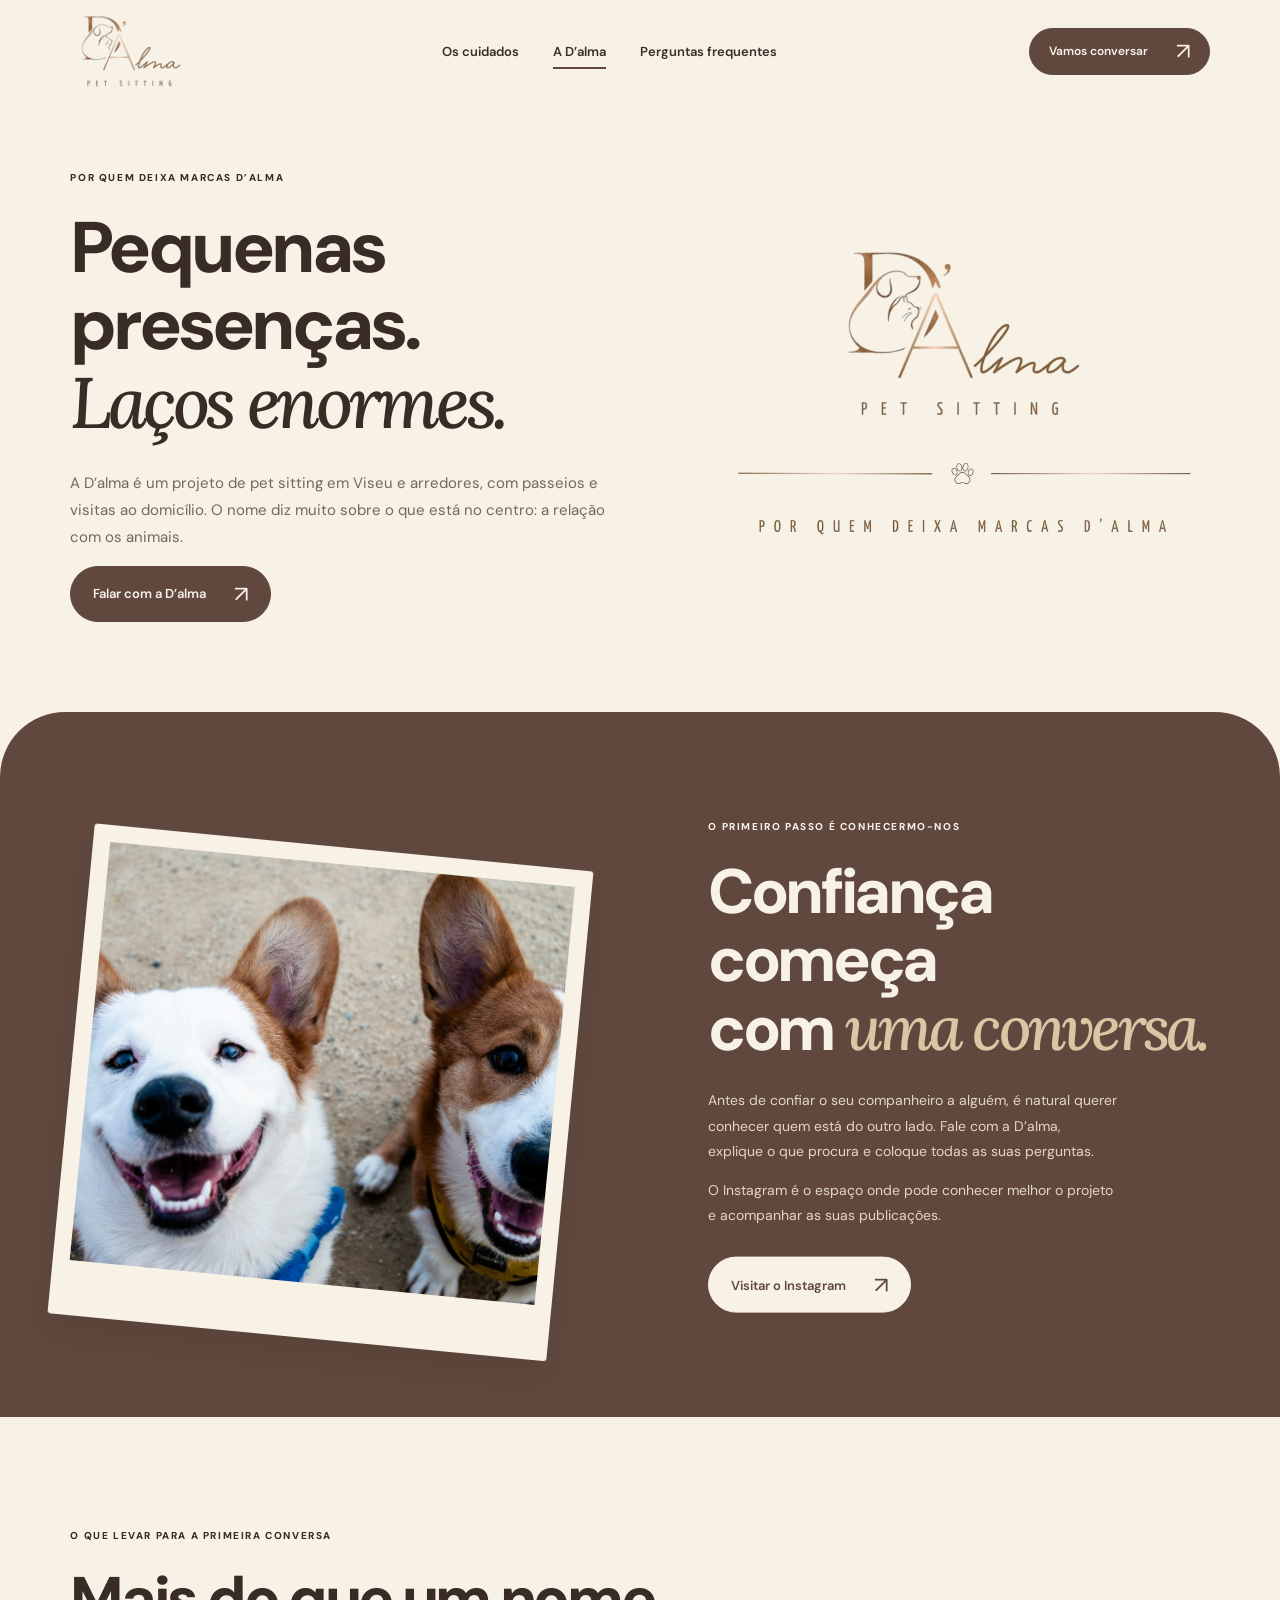
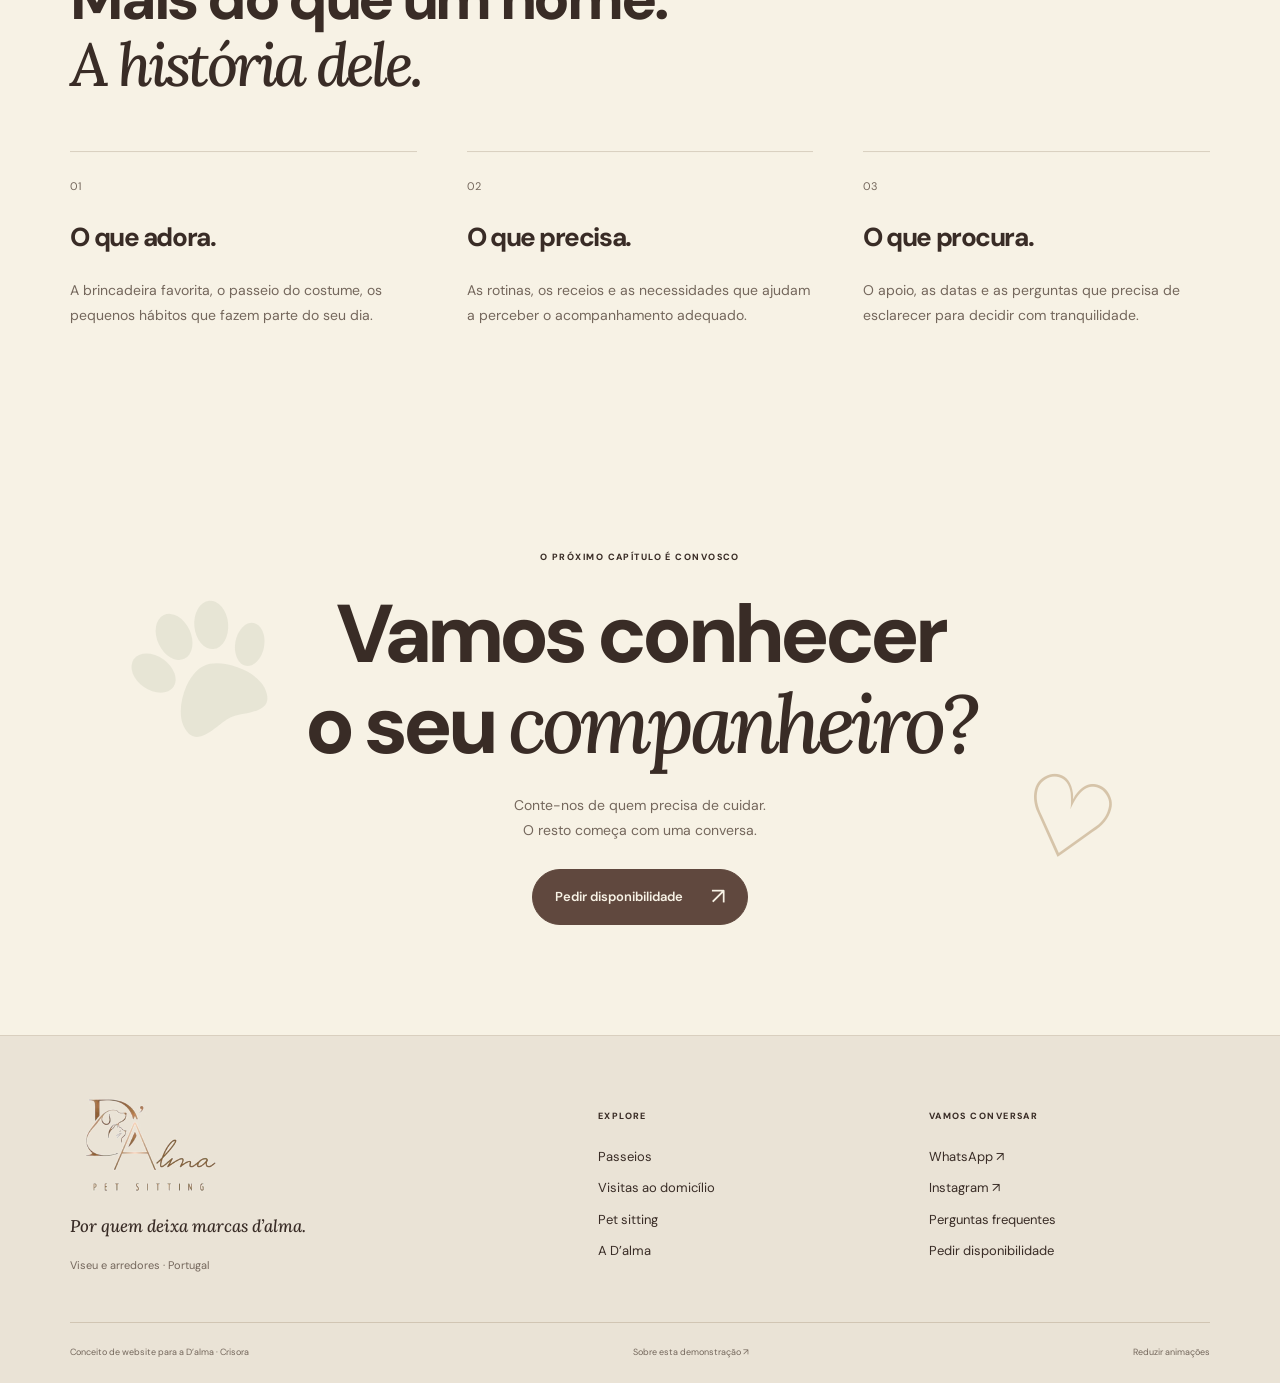
<file: dalma.html>
<!doctype html><html lang="pt-PT"><head><meta charset="utf-8"><meta name="viewport" content="width=device-width,initial-scale=1,viewport-fit=cover"><meta name="robots" content="noindex,nofollow"><meta name="theme-color" content="#f7f2e5"><title>Conheça a D’alma · D’alma</title><meta name="description" content="Passeios, visitas ao domicílio e pet sitting em Viseu e arredores. Conheça os cuidados da D’alma e consulte disponibilidade."><link rel="icon" href="./assets/brand.jpg"><link rel="stylesheet" href="./style.css?v=3"><script defer src="./vendor/gsap.min.js"></script><script defer src="./vendor/ScrollTrigger.min.js"></script><script defer src="./app.js?v=3"></script></head><body class="page-dalma"><a class="skip" href="#main">Saltar para o conteúdo</a><div class="reading-progress" aria-hidden="true"></div><header class="header"><a class="brand" href="./" aria-label="D’alma — início"><img class="logo" src="./assets/logo-transparent.svg" alt="D’alma Pet Sitting" width="450" height="340"></a><nav id="main-nav" aria-label="Navegação principal"><a href="./cuidados.html">Os cuidados</a><a href="./dalma.html" aria-current="page">A D’alma</a><a href="./duvidas.html">Perguntas frequentes</a></nav><a class="button header-button" href="./contacto.html"><span>Vamos conversar</span><span class="arrow" aria-hidden="true">↗</span></a><button class="menu" aria-controls="main-nav" aria-expanded="false" aria-label="Abrir menu"><span></span><span></span></button></header><button class="nav-backdrop" hidden tabindex="-1" aria-label="Fechar menu"></button><main id="main"><section class="about-hero wrap"><div><p class="eyebrow">POR QUEM DEIXA MARCAS D’ALMA</p><h1>Pequenas presenças.<br> <em>Laços enormes.</em></h1><p>A D’alma é um projeto de pet sitting em Viseu e arredores, com passeios e visitas ao domicílio. O nome diz muito sobre o que está no centro: a relação com os animais.</p><a class="button " href="./contacto.html"><span>Falar com a D’alma</span><span class="arrow" aria-hidden="true">↗</span></a></div><div class="brand-original"><img class="" src="./assets/logo-full-transparent.svg" alt="Identidade original da D’alma Pet Sitting" loading="eager" decoding="async" fetchpriority="high"></div></section><section class="bond-section"><div class="wrap bond-grid"><div class="bond-photo"><img class="" src="./assets/outdoor.jpg" alt="Dois cães ao ar livre — fotografia ilustrativa" loading="lazy" decoding="async"></div><div class="bond-copy"><p class="eyebrow">O PRIMEIRO PASSO É CONHECERMO-NOS</p><h2>Confiança começa<br> com <em>uma conversa.</em></h2><p>Antes de confiar o seu companheiro a alguém, é natural querer conhecer quem está do outro lado. Fale com a D’alma, explique o que procura e coloque todas as suas perguntas.</p><p>O Instagram é o espaço onde pode conhecer melhor o projeto e acompanhar as suas publicações.</p><a class="button light" href="https://www.instagram.com/dalma_petsittingviseu/"><span>Visitar o Instagram</span><span class="arrow" aria-hidden="true">↗</span></a></div></div></section><section class="wrap values section"><p class="eyebrow">O QUE LEVAR PARA A PRIMEIRA CONVERSA</p><h2>Mais do que um nome.<br> <em>A história dele.</em></h2><div class="value-grid"><article><span>01</span><h3>O que adora.</h3><p>A brincadeira favorita, o passeio do costume, os pequenos hábitos que fazem parte do seu dia.</p></article><article><span>02</span><h3>O que precisa.</h3><p>As rotinas, os receios e as necessidades que ajudam a perceber o acompanhamento adequado.</p></article><article><span>03</span><h3>O que procura.</h3><p>O apoio, as datas e as perguntas que precisa de esclarecer para decidir com tranquilidade.</p></article></div></section><section class="closing wrap"><div class="closing-paw" aria-hidden="true"><svg viewBox="0 0 64 64" aria-hidden="true"><ellipse cx="13" cy="23" rx="7" ry="10" transform="rotate(-30 13 23)"/><ellipse cx="27" cy="13" rx="7" ry="10"/><ellipse cx="43" cy="15" rx="7" ry="10" transform="rotate(20 43 15)"/><ellipse cx="54" cy="29" rx="6" ry="9" transform="rotate(35 54 29)"/><path d="M15 48c0-8 10-19 18-19s19 11 19 19c0 12-12 5-18 5S15 60 15 48Z"/></svg></div><p class="eyebrow">O PRÓXIMO CAPÍTULO É CONVOSCO</p><h2>Vamos conhecer<br> o seu <em>companheiro?</em></h2><p>Conte-nos de quem precisa de cuidar.<br> O resto começa com uma conversa.</p><a class="button " href="./contacto.html"><span>Pedir disponibilidade</span><span class="arrow" aria-hidden="true">↗</span></a></section></main><footer><div class="footer-top wrap"><div><a href="./" class="footer-brand"><img class="logo" src="./assets/logo-transparent.svg" alt="D’alma Pet Sitting" width="450" height="340"></a><p>Por quem deixa marcas d’alma.</p><span class="location">Viseu e arredores · Portugal</span></div><div><span class="eyebrow">EXPLORE</span><a href="./passeios.html">Passeios</a><a href="./visitas.html">Visitas ao domicílio</a><a href="./pet-sitting.html">Pet sitting</a><a href="./dalma.html">A D’alma</a></div><div><span class="eyebrow">VAMOS CONVERSAR</span><a href="https://wa.me/351928030715" target="_blank" rel="noopener">WhatsApp ↗</a><a href="https://www.instagram.com/dalma_petsittingviseu/" target="_blank" rel="noopener">Instagram ↗</a><a href="./duvidas.html">Perguntas frequentes</a><a href="./contacto.html">Pedir disponibilidade</a></div></div><div class="footer-bottom wrap"><span>Conceito de website para a D’alma · Crisora</span><button data-open-info>Sobre esta demonstração ↗</button><button id="motion-toggle" aria-pressed="false">Reduzir animações</button></div></footer><dialog id="prototype-dialog"><button class="dialog-close" aria-label="Fechar">×</button><p class="eyebrow">UMA PRIMEIRA VISÃO</p><h2>Feito para imaginar<br> o próximo passo.</h2><p>Protótipo criado pela Crisora para apresentar uma proposta de website à D’alma. Serviços, contactos e área de atuação baseados no perfil público da marca.</p><p>As fotografias são ilustrativas e não representam a equipa ou animais acompanhados pela D’alma. O recorte do cão foi preparado com assistência de IA a partir de uma fotografia. A informação detalhada, as condições e as fotografias próprias deverão ser validadas com a marca.</p><p>O formulário prepara uma mensagem no seu WhatsApp. Não envia dados para uma base de dados nem confirma reservas.</p><a class="text-link" href="https://linktr.ee/dalma_petsittingviseu" target="_blank" rel="noopener">Perfil oficial da D’alma ↗</a></dialog></body></html>
</file>
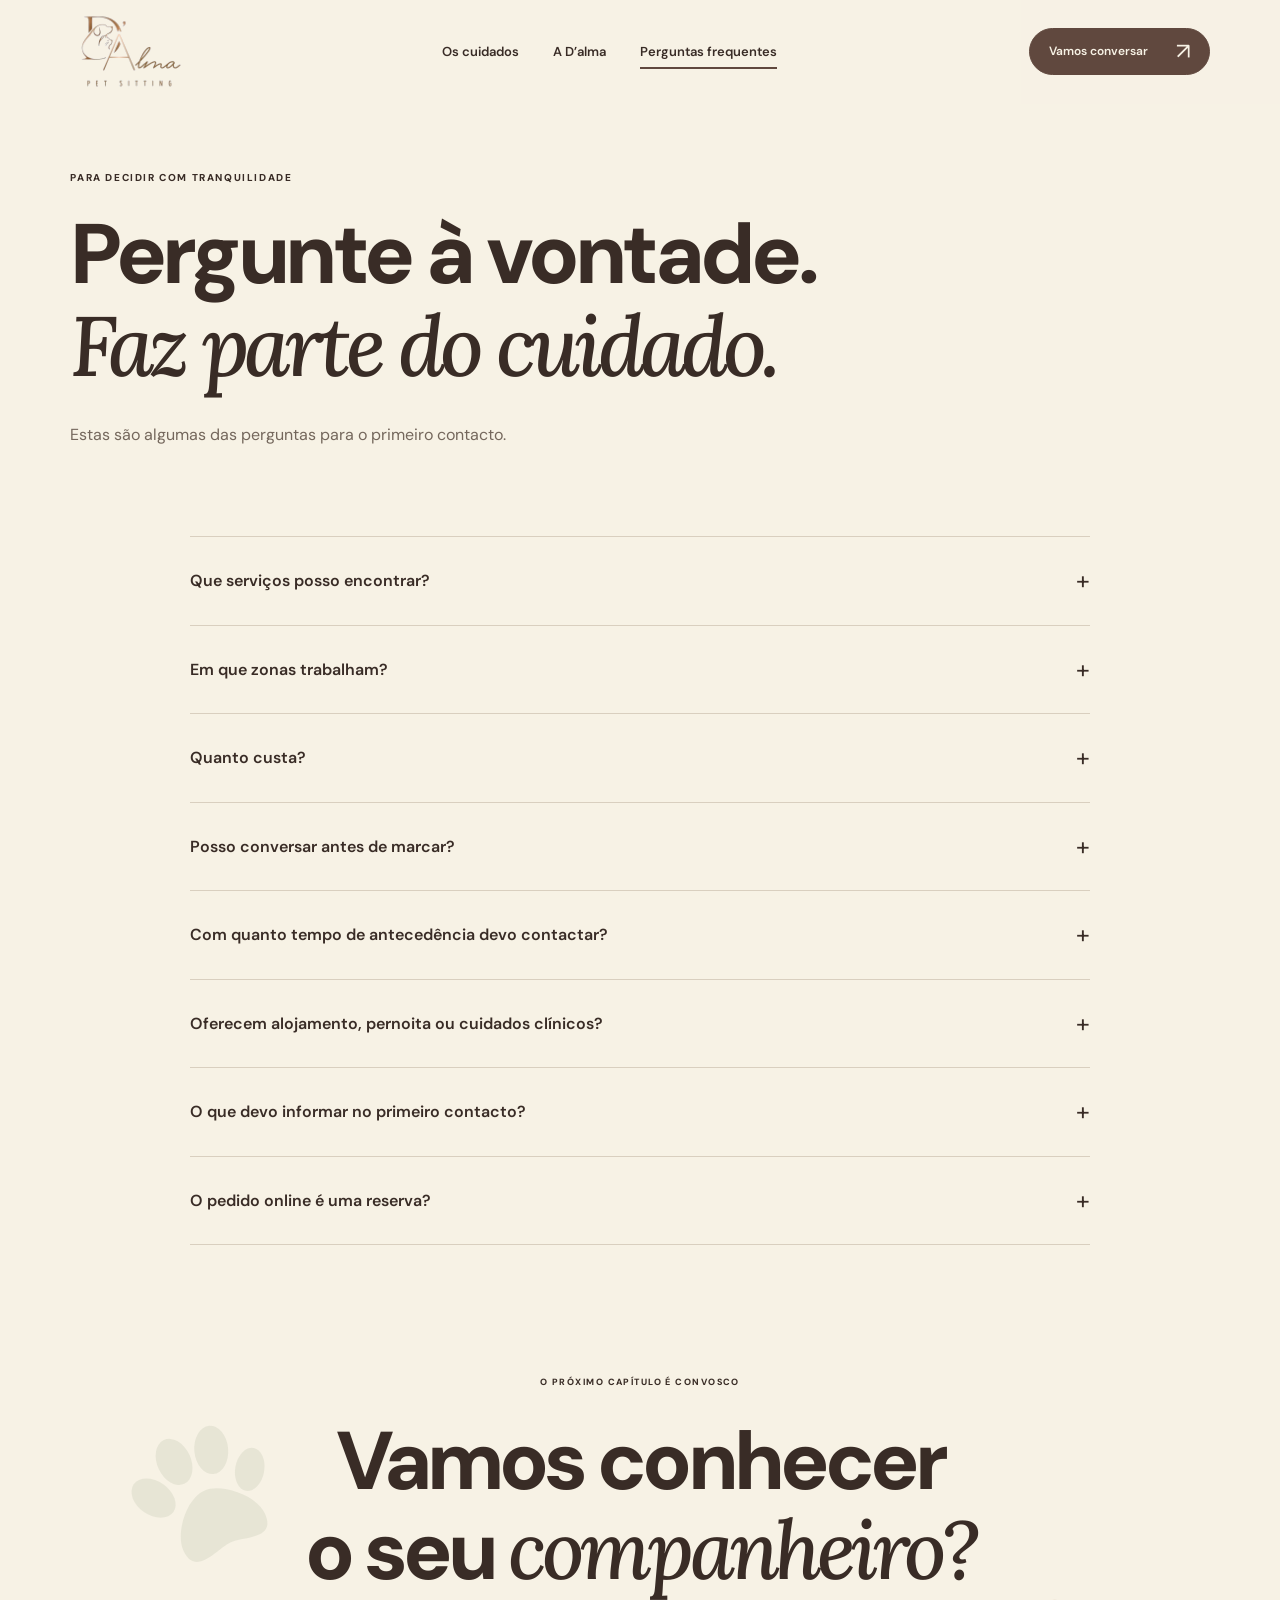
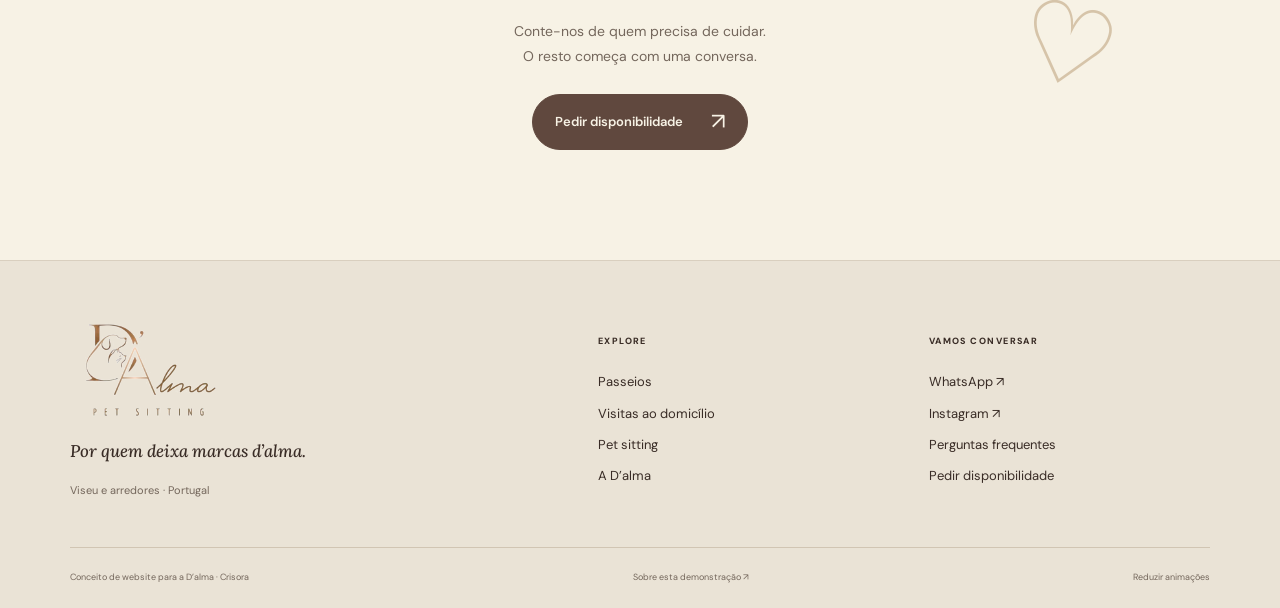
<file: duvidas.html>
<!doctype html><html lang="pt-PT"><head><meta charset="utf-8"><meta name="viewport" content="width=device-width,initial-scale=1,viewport-fit=cover"><meta name="robots" content="noindex,nofollow"><meta name="theme-color" content="#f7f2e5"><title>Perguntas frequentes · D’alma</title><meta name="description" content="Passeios, visitas ao domicílio e pet sitting em Viseu e arredores. Conheça os cuidados da D’alma e consulte disponibilidade."><link rel="icon" href="./assets/brand.jpg"><link rel="stylesheet" href="./style.css?v=3"><script defer src="./vendor/gsap.min.js"></script><script defer src="./vendor/ScrollTrigger.min.js"></script><script defer src="./app.js?v=3"></script></head><body class="page-duvidas"><a class="skip" href="#main">Saltar para o conteúdo</a><div class="reading-progress" aria-hidden="true"></div><header class="header"><a class="brand" href="./" aria-label="D’alma — início"><img class="logo" src="./assets/logo-transparent.svg" alt="D’alma Pet Sitting" width="450" height="340"></a><nav id="main-nav" aria-label="Navegação principal"><a href="./cuidados.html">Os cuidados</a><a href="./dalma.html">A D’alma</a><a href="./duvidas.html" aria-current="page">Perguntas frequentes</a></nav><a class="button header-button" href="./contacto.html"><span>Vamos conversar</span><span class="arrow" aria-hidden="true">↗</span></a><button class="menu" aria-controls="main-nav" aria-expanded="false" aria-label="Abrir menu"><span></span><span></span></button></header><button class="nav-backdrop" hidden tabindex="-1" aria-label="Fechar menu"></button><main id="main"><section class="page-intro wrap"><p class="eyebrow">PARA DECIDIR COM TRANQUILIDADE</p><h1>Pergunte à vontade.<br> <em>Faz parte do cuidado.</em></h1><p>Estas são algumas das perguntas para o primeiro contacto.</p></section><section class="wrap faq-page"><div class="faq-list"><details><summary>Que serviços posso encontrar?<span aria-hidden="true">+</span></summary><div><p>Passeios, visitas ao domicílio e pet sitting. Consulte as páginas de cada serviço e descreva à D’alma o apoio de que precisa.</p></div></details><details><summary>Em que zonas trabalham?<span aria-hidden="true">+</span></summary><div><p>A área divulgada é Viseu e arredores. Indique a sua localidade para confirmar o atendimento na sua zona.</p></div></details><details><summary>Quanto custa?<span aria-hidden="true">+</span></summary><div><p>Os preços não estão publicados neste protótipo. Peça uma proposta com o serviço, as datas, a localidade e as necessidades do seu animal.</p></div></details><details><summary>Posso conversar antes de marcar?<span aria-hidden="true">+</span></summary><div><p>Sim. O pedido de disponibilidade abre uma conversa pelo WhatsApp. Pode esclarecer todas as suas dúvidas antes de decidir.</p></div></details><details><summary>Com quanto tempo de antecedência devo contactar?<span aria-hidden="true">+</span></summary><div><p>Assim que souber as datas, consulte a disponibilidade. Não é possível garantir vagas ou prazos de resposta nesta demonstração.</p></div></details><details><summary>Oferecem alojamento, pernoita ou cuidados clínicos?<span aria-hidden="true">+</span></summary><div><p>Não confirmámos essas modalidades. Explique a sua necessidade à D’alma e confirme o apoio possível antes de marcar.</p></div></details><details><summary>O que devo informar no primeiro contacto?<span aria-hidden="true">+</span></summary><div><p>O serviço, as datas, a localidade e um pouco sobre o seu animal: espécie, idade, rotina e necessidades relevantes.</p></div></details><details><summary>O pedido online é uma reserva?<span aria-hidden="true">+</span></summary><div><p>Não. Não existe pagamento nem reserva automática. A confirmação e as condições são acordadas diretamente com a D’alma.</p></div></details></div></section><section class="closing wrap"><div class="closing-paw" aria-hidden="true"><svg viewBox="0 0 64 64" aria-hidden="true"><ellipse cx="13" cy="23" rx="7" ry="10" transform="rotate(-30 13 23)"/><ellipse cx="27" cy="13" rx="7" ry="10"/><ellipse cx="43" cy="15" rx="7" ry="10" transform="rotate(20 43 15)"/><ellipse cx="54" cy="29" rx="6" ry="9" transform="rotate(35 54 29)"/><path d="M15 48c0-8 10-19 18-19s19 11 19 19c0 12-12 5-18 5S15 60 15 48Z"/></svg></div><p class="eyebrow">O PRÓXIMO CAPÍTULO É CONVOSCO</p><h2>Vamos conhecer<br> o seu <em>companheiro?</em></h2><p>Conte-nos de quem precisa de cuidar.<br> O resto começa com uma conversa.</p><a class="button " href="./contacto.html"><span>Pedir disponibilidade</span><span class="arrow" aria-hidden="true">↗</span></a></section></main><footer><div class="footer-top wrap"><div><a href="./" class="footer-brand"><img class="logo" src="./assets/logo-transparent.svg" alt="D’alma Pet Sitting" width="450" height="340"></a><p>Por quem deixa marcas d’alma.</p><span class="location">Viseu e arredores · Portugal</span></div><div><span class="eyebrow">EXPLORE</span><a href="./passeios.html">Passeios</a><a href="./visitas.html">Visitas ao domicílio</a><a href="./pet-sitting.html">Pet sitting</a><a href="./dalma.html">A D’alma</a></div><div><span class="eyebrow">VAMOS CONVERSAR</span><a href="https://wa.me/351928030715" target="_blank" rel="noopener">WhatsApp ↗</a><a href="https://www.instagram.com/dalma_petsittingviseu/" target="_blank" rel="noopener">Instagram ↗</a><a href="./duvidas.html">Perguntas frequentes</a><a href="./contacto.html">Pedir disponibilidade</a></div></div><div class="footer-bottom wrap"><span>Conceito de website para a D’alma · Crisora</span><button data-open-info>Sobre esta demonstração ↗</button><button id="motion-toggle" aria-pressed="false">Reduzir animações</button></div></footer><dialog id="prototype-dialog"><button class="dialog-close" aria-label="Fechar">×</button><p class="eyebrow">UMA PRIMEIRA VISÃO</p><h2>Feito para imaginar<br> o próximo passo.</h2><p>Protótipo criado pela Crisora para apresentar uma proposta de website à D’alma. Serviços, contactos e área de atuação baseados no perfil público da marca.</p><p>As fotografias são ilustrativas e não representam a equipa ou animais acompanhados pela D’alma. O recorte do cão foi preparado com assistência de IA a partir de uma fotografia. A informação detalhada, as condições e as fotografias próprias deverão ser validadas com a marca.</p><p>O formulário prepara uma mensagem no seu WhatsApp. Não envia dados para uma base de dados nem confirma reservas.</p><a class="text-link" href="https://linktr.ee/dalma_petsittingviseu" target="_blank" rel="noopener">Perfil oficial da D’alma ↗</a></dialog></body></html>
</file>
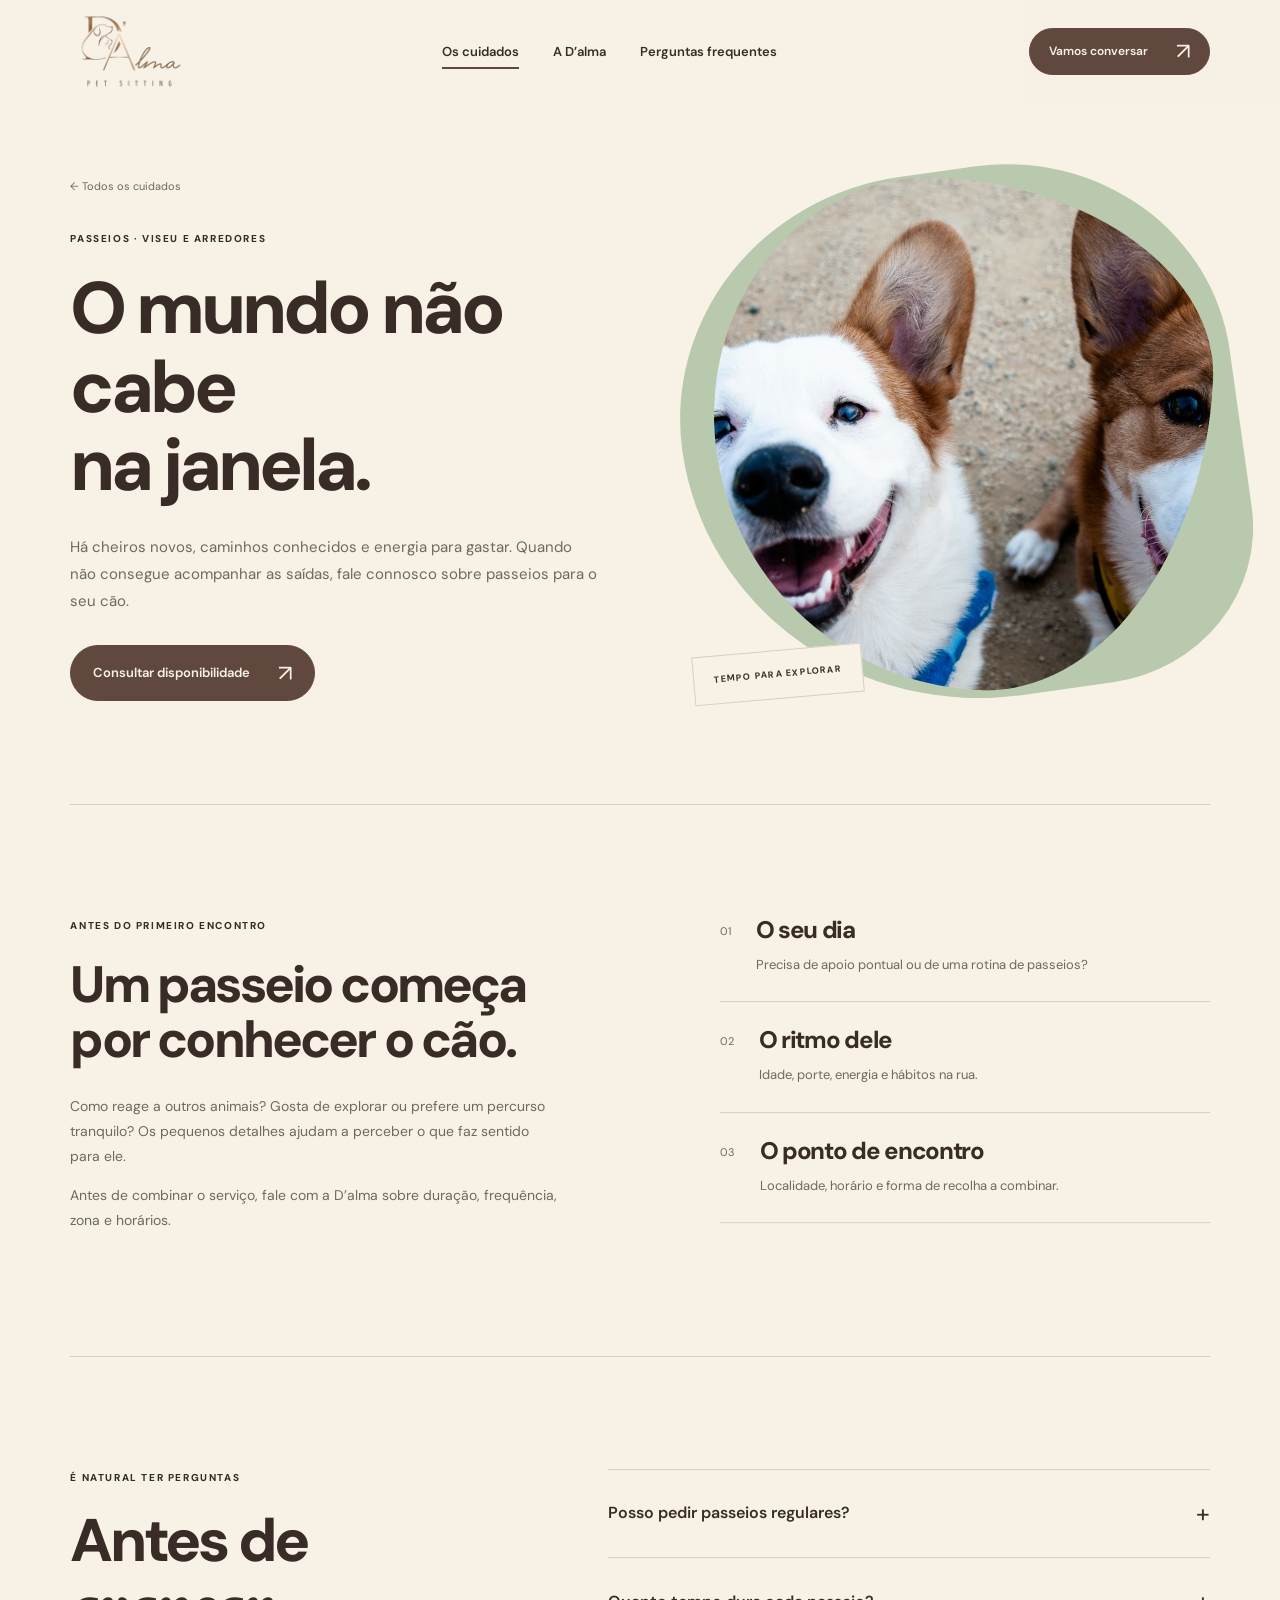
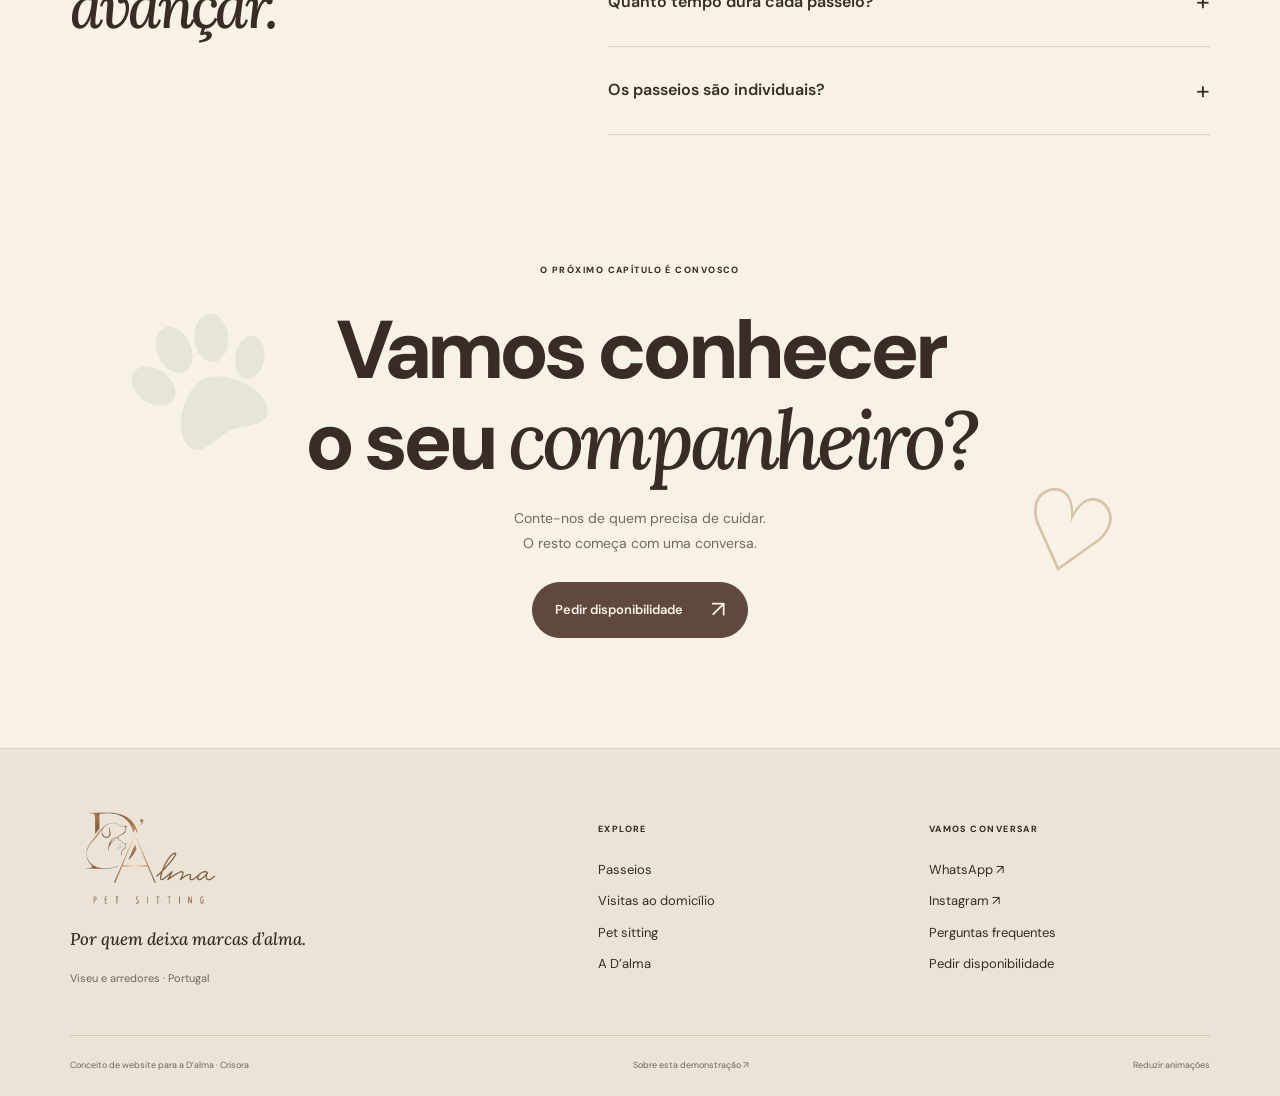
<file: passeios.html>
<!doctype html><html lang="pt-PT"><head><meta charset="utf-8"><meta name="viewport" content="width=device-width,initial-scale=1,viewport-fit=cover"><meta name="robots" content="noindex,nofollow"><meta name="theme-color" content="#f7f2e5"><title>Passeios · D’alma</title><meta name="description" content="Passeios, visitas ao domicílio e pet sitting em Viseu e arredores. Conheça os cuidados da D’alma e consulte disponibilidade."><link rel="icon" href="./assets/brand.jpg"><link rel="stylesheet" href="./style.css?v=3"><script defer src="./vendor/gsap.min.js"></script><script defer src="./vendor/ScrollTrigger.min.js"></script><script defer src="./app.js?v=3"></script></head><body class="page-passeios"><a class="skip" href="#main">Saltar para o conteúdo</a><div class="reading-progress" aria-hidden="true"></div><header class="header"><a class="brand" href="./" aria-label="D’alma — início"><img class="logo" src="./assets/logo-transparent.svg" alt="D’alma Pet Sitting" width="450" height="340"></a><nav id="main-nav" aria-label="Navegação principal"><a href="./cuidados.html" aria-current="page">Os cuidados</a><a href="./dalma.html">A D’alma</a><a href="./duvidas.html">Perguntas frequentes</a></nav><a class="button header-button" href="./contacto.html"><span>Vamos conversar</span><span class="arrow" aria-hidden="true">↗</span></a><button class="menu" aria-controls="main-nav" aria-expanded="false" aria-label="Abrir menu"><span></span><span></span></button></header><button class="nav-backdrop" hidden tabindex="-1" aria-label="Fechar menu"></button><main id="main"><section class="service-hero wrap"><div><a class="breadcrumb" href="./cuidados.html">← Todos os cuidados</a><p class="eyebrow">PASSEIOS · VISEU E ARREDORES</p><h1>O mundo não cabe<br> na janela.</h1><p>Há cheiros novos, caminhos conhecidos e energia para gastar. Quando não consegue acompanhar as saídas, fale connosco sobre passeios para o seu cão.</p><a class="button " href="./contacto.html?servico=passeios"><span>Consultar disponibilidade</span><span class="arrow" aria-hidden="true">↗</span></a></div><div class="service-hero-image sage"><img class="" src="./assets/outdoor.jpg" alt="Passeios — fotografia ilustrativa" loading="eager" decoding="async" fetchpriority="high"><span>TEMPO PARA EXPLORAR</span></div></section><section class="wrap service-body section"><div><p class="eyebrow">ANTES DO PRIMEIRO ENCONTRO</p><h2>Um passeio começa<br> por conhecer o cão.</h2><p>Como reage a outros animais? Gosta de explorar ou prefere um percurso tranquilo? Os pequenos detalhes ajudam a perceber o que faz sentido para ele.</p><p>Antes de combinar o serviço, fale com a D’alma sobre duração, frequência, zona e horários.</p></div><div class="checklist"><article><span>01</span><div><h3>O seu dia</h3><p>Precisa de apoio pontual ou de uma rotina de passeios?</p></div></article><article><span>02</span><div><h3>O ritmo dele</h3><p>Idade, porte, energia e hábitos na rua.</p></div></article><article><span>03</span><div><h3>O ponto de encontro</h3><p>Localidade, horário e forma de recolha a combinar.</p></div></article></div></section><section class="wrap service-faq section"><div><p class="eyebrow">É NATURAL TER PERGUNTAS</p><h2>Antes de<br> <em>avançar.</em></h2></div><div class="faq-list"><details><summary>Posso pedir passeios regulares?<span aria-hidden="true">+</span></summary><div><p>Indique os dias, horários e frequência pretendidos. A possibilidade de acompanhamento regular é confirmada diretamente pela D’alma.</p></div></details><details><summary>Quanto tempo dura cada passeio?<span aria-hidden="true">+</span></summary><div><p>A duração e o valor são combinados antes do serviço. Conte-nos o que procura e as necessidades do seu cão.</p></div></details><details><summary>Os passeios são individuais?<span aria-hidden="true">+</span></summary><div><p>Confirme diretamente a modalidade, o percurso e o tipo de acompanhamento antes de marcar.</p></div></details></div></section><section class="closing wrap"><div class="closing-paw" aria-hidden="true"><svg viewBox="0 0 64 64" aria-hidden="true"><ellipse cx="13" cy="23" rx="7" ry="10" transform="rotate(-30 13 23)"/><ellipse cx="27" cy="13" rx="7" ry="10"/><ellipse cx="43" cy="15" rx="7" ry="10" transform="rotate(20 43 15)"/><ellipse cx="54" cy="29" rx="6" ry="9" transform="rotate(35 54 29)"/><path d="M15 48c0-8 10-19 18-19s19 11 19 19c0 12-12 5-18 5S15 60 15 48Z"/></svg></div><p class="eyebrow">O PRÓXIMO CAPÍTULO É CONVOSCO</p><h2>Vamos conhecer<br> o seu <em>companheiro?</em></h2><p>Conte-nos de quem precisa de cuidar.<br> O resto começa com uma conversa.</p><a class="button " href="./contacto.html"><span>Pedir disponibilidade</span><span class="arrow" aria-hidden="true">↗</span></a></section></main><footer><div class="footer-top wrap"><div><a href="./" class="footer-brand"><img class="logo" src="./assets/logo-transparent.svg" alt="D’alma Pet Sitting" width="450" height="340"></a><p>Por quem deixa marcas d’alma.</p><span class="location">Viseu e arredores · Portugal</span></div><div><span class="eyebrow">EXPLORE</span><a href="./passeios.html">Passeios</a><a href="./visitas.html">Visitas ao domicílio</a><a href="./pet-sitting.html">Pet sitting</a><a href="./dalma.html">A D’alma</a></div><div><span class="eyebrow">VAMOS CONVERSAR</span><a href="https://wa.me/351928030715" target="_blank" rel="noopener">WhatsApp ↗</a><a href="https://www.instagram.com/dalma_petsittingviseu/" target="_blank" rel="noopener">Instagram ↗</a><a href="./duvidas.html">Perguntas frequentes</a><a href="./contacto.html">Pedir disponibilidade</a></div></div><div class="footer-bottom wrap"><span>Conceito de website para a D’alma · Crisora</span><button data-open-info>Sobre esta demonstração ↗</button><button id="motion-toggle" aria-pressed="false">Reduzir animações</button></div></footer><dialog id="prototype-dialog"><button class="dialog-close" aria-label="Fechar">×</button><p class="eyebrow">UMA PRIMEIRA VISÃO</p><h2>Feito para imaginar<br> o próximo passo.</h2><p>Protótipo criado pela Crisora para apresentar uma proposta de website à D’alma. Serviços, contactos e área de atuação baseados no perfil público da marca.</p><p>As fotografias são ilustrativas e não representam a equipa ou animais acompanhados pela D’alma. O recorte do cão foi preparado com assistência de IA a partir de uma fotografia. A informação detalhada, as condições e as fotografias próprias deverão ser validadas com a marca.</p><p>O formulário prepara uma mensagem no seu WhatsApp. Não envia dados para uma base de dados nem confirma reservas.</p><a class="text-link" href="https://linktr.ee/dalma_petsittingviseu" target="_blank" rel="noopener">Perfil oficial da D’alma ↗</a></dialog></body></html>
</file>
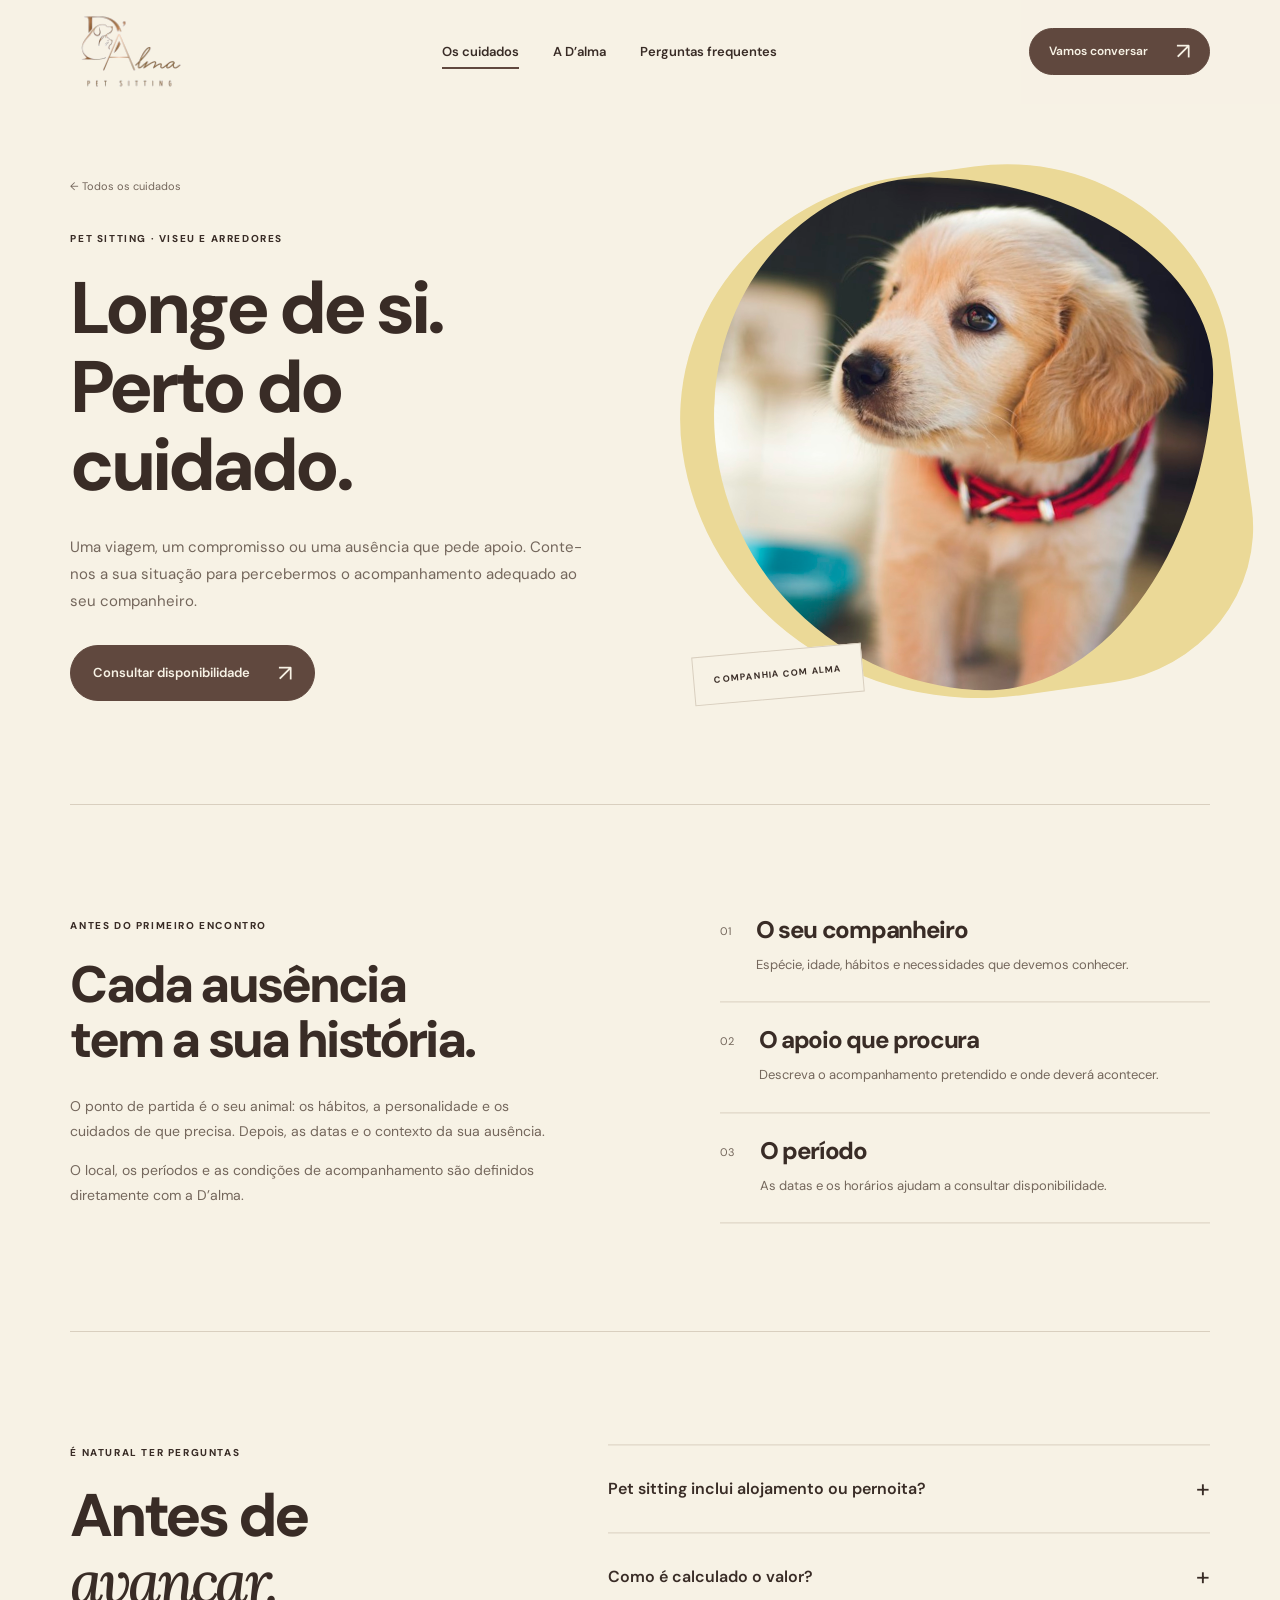
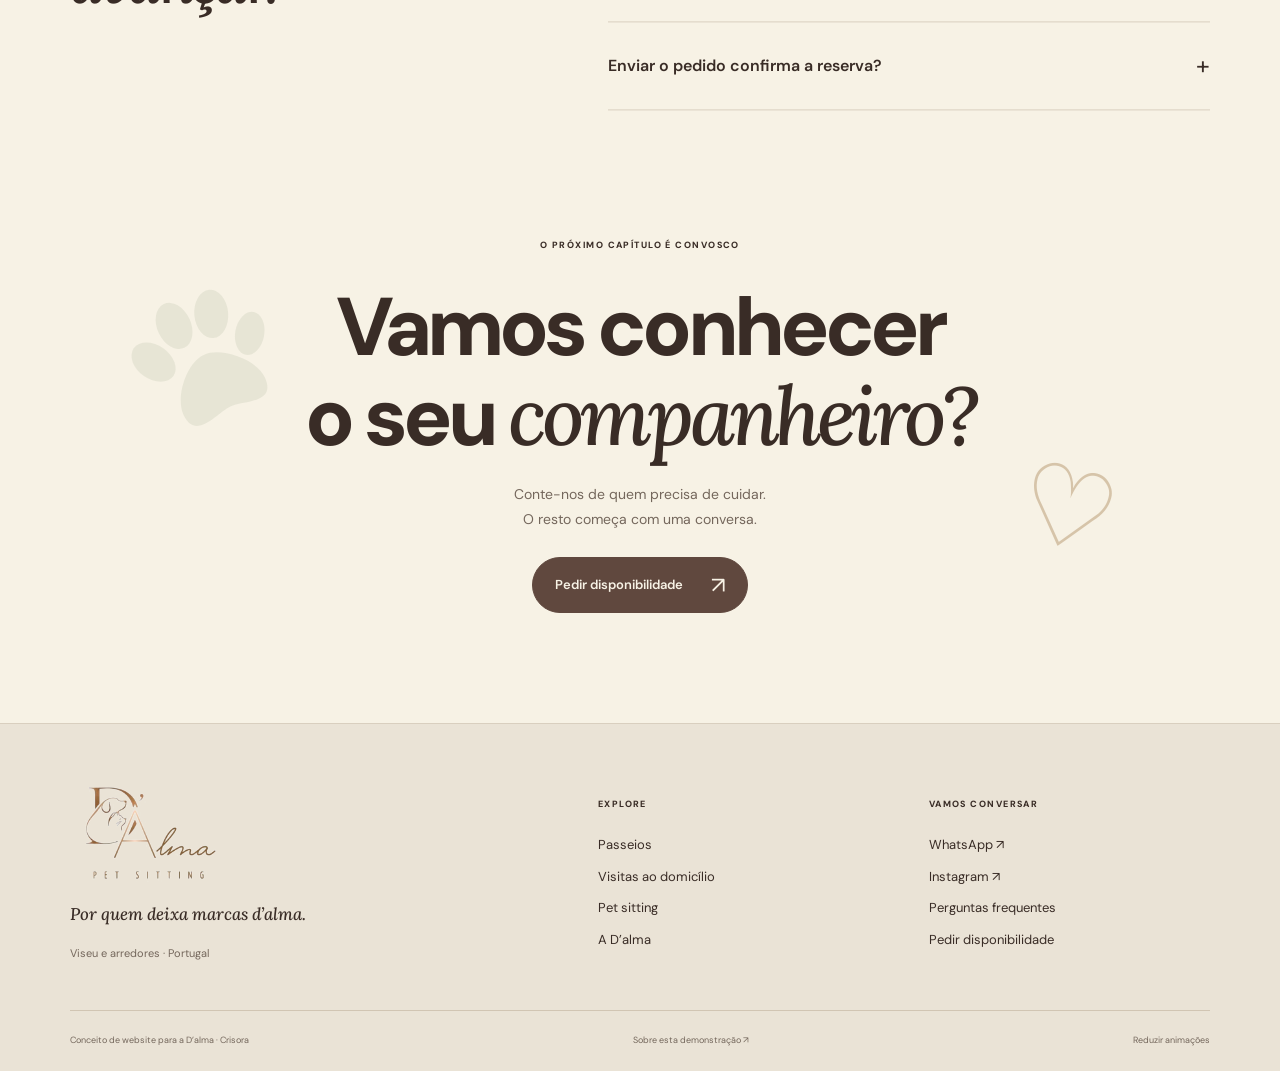
<file: pet-sitting.html>
<!doctype html><html lang="pt-PT"><head><meta charset="utf-8"><meta name="viewport" content="width=device-width,initial-scale=1,viewport-fit=cover"><meta name="robots" content="noindex,nofollow"><meta name="theme-color" content="#f7f2e5"><title>Pet sitting · D’alma</title><meta name="description" content="Passeios, visitas ao domicílio e pet sitting em Viseu e arredores. Conheça os cuidados da D’alma e consulte disponibilidade."><link rel="icon" href="./assets/brand.jpg"><link rel="stylesheet" href="./style.css?v=3"><script defer src="./vendor/gsap.min.js"></script><script defer src="./vendor/ScrollTrigger.min.js"></script><script defer src="./app.js?v=3"></script></head><body class="page-pet-sitting"><a class="skip" href="#main">Saltar para o conteúdo</a><div class="reading-progress" aria-hidden="true"></div><header class="header"><a class="brand" href="./" aria-label="D’alma — início"><img class="logo" src="./assets/logo-transparent.svg" alt="D’alma Pet Sitting" width="450" height="340"></a><nav id="main-nav" aria-label="Navegação principal"><a href="./cuidados.html" aria-current="page">Os cuidados</a><a href="./dalma.html">A D’alma</a><a href="./duvidas.html">Perguntas frequentes</a></nav><a class="button header-button" href="./contacto.html"><span>Vamos conversar</span><span class="arrow" aria-hidden="true">↗</span></a><button class="menu" aria-controls="main-nav" aria-expanded="false" aria-label="Abrir menu"><span></span><span></span></button></header><button class="nav-backdrop" hidden tabindex="-1" aria-label="Fechar menu"></button><main id="main"><section class="service-hero wrap"><div><a class="breadcrumb" href="./cuidados.html">← Todos os cuidados</a><p class="eyebrow">PET SITTING · VISEU E ARREDORES</p><h1>Longe de si.<br> Perto do cuidado.</h1><p>Uma viagem, um compromisso ou uma ausência que pede apoio. Conte-nos a sua situação para percebermos o acompanhamento adequado ao seu companheiro.</p><a class="button " href="./contacto.html?servico=pet-sitting"><span>Consultar disponibilidade</span><span class="arrow" aria-hidden="true">↗</span></a></div><div class="service-hero-image butter"><img class="" src="./assets/walk.jpg" alt="Pet sitting — fotografia ilustrativa" loading="eager" decoding="async" fetchpriority="high"><span>COMPANHIA COM ALMA</span></div></section><section class="wrap service-body section"><div><p class="eyebrow">ANTES DO PRIMEIRO ENCONTRO</p><h2>Cada ausência<br> tem a sua história.</h2><p>O ponto de partida é o seu animal: os hábitos, a personalidade e os cuidados de que precisa. Depois, as datas e o contexto da sua ausência.</p><p>O local, os períodos e as condições de acompanhamento são definidos diretamente com a D’alma.</p></div><div class="checklist"><article><span>01</span><div><h3>O seu companheiro</h3><p>Espécie, idade, hábitos e necessidades que devemos conhecer.</p></div></article><article><span>02</span><div><h3>O apoio que procura</h3><p>Descreva o acompanhamento pretendido e onde deverá acontecer.</p></div></article><article><span>03</span><div><h3>O período</h3><p>As datas e os horários ajudam a consultar disponibilidade.</p></div></article></div></section><section class="wrap service-faq section"><div><p class="eyebrow">É NATURAL TER PERGUNTAS</p><h2>Antes de<br> <em>avançar.</em></h2></div><div class="faq-list"><details><summary>Pet sitting inclui alojamento ou pernoita?<span aria-hidden="true">+</span></summary><div><p>Essas modalidades não estão confirmadas nesta demonstração. Pergunte diretamente à D’alma se correspondem ao apoio que procura.</p></div></details><details><summary>Como é calculado o valor?<span aria-hidden="true">+</span></summary><div><p>O valor depende do serviço acordado. Envie as datas, a localidade e o tipo de acompanhamento para pedir uma proposta.</p></div></details><details><summary>Enviar o pedido confirma a reserva?<span aria-hidden="true">+</span></summary><div><p>Não. O pedido inicia a conversa. A disponibilidade, o valor e a confirmação são tratados diretamente com a D’alma.</p></div></details></div></section><section class="closing wrap"><div class="closing-paw" aria-hidden="true"><svg viewBox="0 0 64 64" aria-hidden="true"><ellipse cx="13" cy="23" rx="7" ry="10" transform="rotate(-30 13 23)"/><ellipse cx="27" cy="13" rx="7" ry="10"/><ellipse cx="43" cy="15" rx="7" ry="10" transform="rotate(20 43 15)"/><ellipse cx="54" cy="29" rx="6" ry="9" transform="rotate(35 54 29)"/><path d="M15 48c0-8 10-19 18-19s19 11 19 19c0 12-12 5-18 5S15 60 15 48Z"/></svg></div><p class="eyebrow">O PRÓXIMO CAPÍTULO É CONVOSCO</p><h2>Vamos conhecer<br> o seu <em>companheiro?</em></h2><p>Conte-nos de quem precisa de cuidar.<br> O resto começa com uma conversa.</p><a class="button " href="./contacto.html"><span>Pedir disponibilidade</span><span class="arrow" aria-hidden="true">↗</span></a></section></main><footer><div class="footer-top wrap"><div><a href="./" class="footer-brand"><img class="logo" src="./assets/logo-transparent.svg" alt="D’alma Pet Sitting" width="450" height="340"></a><p>Por quem deixa marcas d’alma.</p><span class="location">Viseu e arredores · Portugal</span></div><div><span class="eyebrow">EXPLORE</span><a href="./passeios.html">Passeios</a><a href="./visitas.html">Visitas ao domicílio</a><a href="./pet-sitting.html">Pet sitting</a><a href="./dalma.html">A D’alma</a></div><div><span class="eyebrow">VAMOS CONVERSAR</span><a href="https://wa.me/351928030715" target="_blank" rel="noopener">WhatsApp ↗</a><a href="https://www.instagram.com/dalma_petsittingviseu/" target="_blank" rel="noopener">Instagram ↗</a><a href="./duvidas.html">Perguntas frequentes</a><a href="./contacto.html">Pedir disponibilidade</a></div></div><div class="footer-bottom wrap"><span>Conceito de website para a D’alma · Crisora</span><button data-open-info>Sobre esta demonstração ↗</button><button id="motion-toggle" aria-pressed="false">Reduzir animações</button></div></footer><dialog id="prototype-dialog"><button class="dialog-close" aria-label="Fechar">×</button><p class="eyebrow">UMA PRIMEIRA VISÃO</p><h2>Feito para imaginar<br> o próximo passo.</h2><p>Protótipo criado pela Crisora para apresentar uma proposta de website à D’alma. Serviços, contactos e área de atuação baseados no perfil público da marca.</p><p>As fotografias são ilustrativas e não representam a equipa ou animais acompanhados pela D’alma. O recorte do cão foi preparado com assistência de IA a partir de uma fotografia. A informação detalhada, as condições e as fotografias próprias deverão ser validadas com a marca.</p><p>O formulário prepara uma mensagem no seu WhatsApp. Não envia dados para uma base de dados nem confirma reservas.</p><a class="text-link" href="https://linktr.ee/dalma_petsittingviseu" target="_blank" rel="noopener">Perfil oficial da D’alma ↗</a></dialog></body></html>
</file>
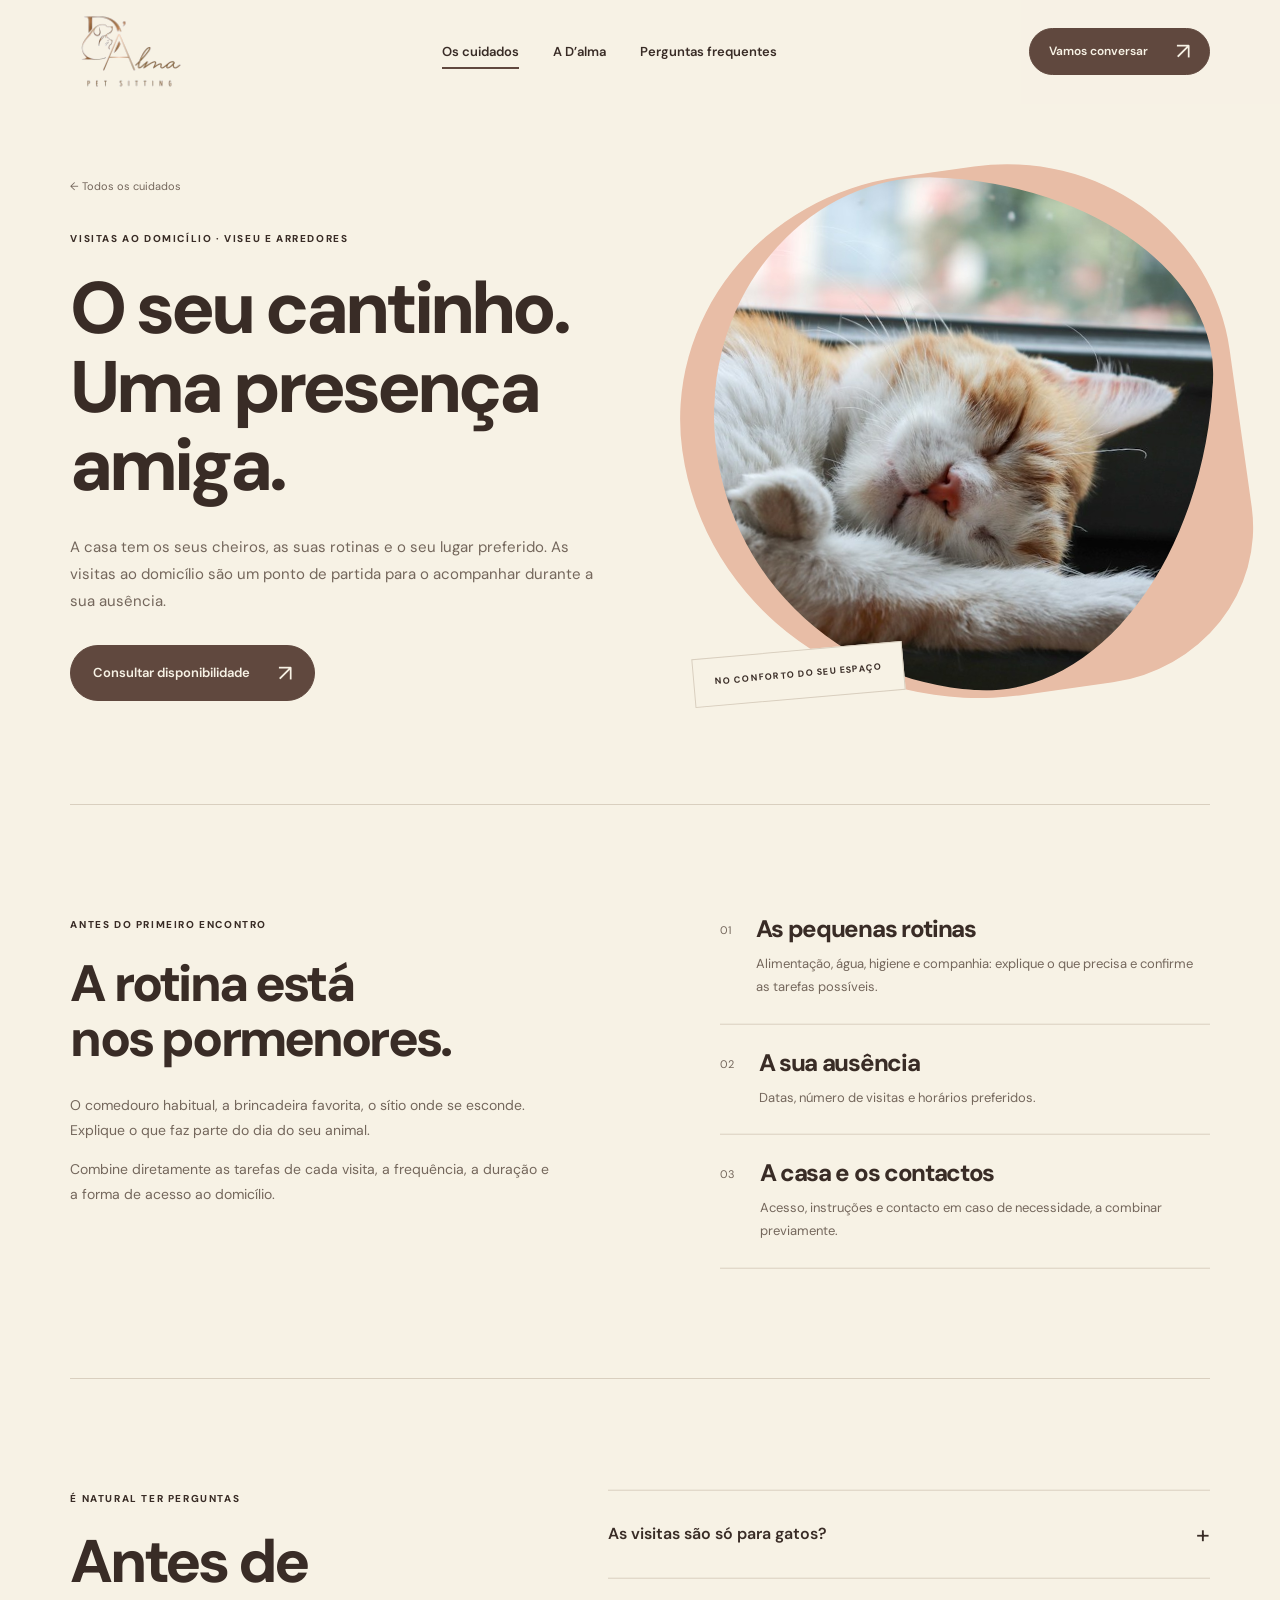
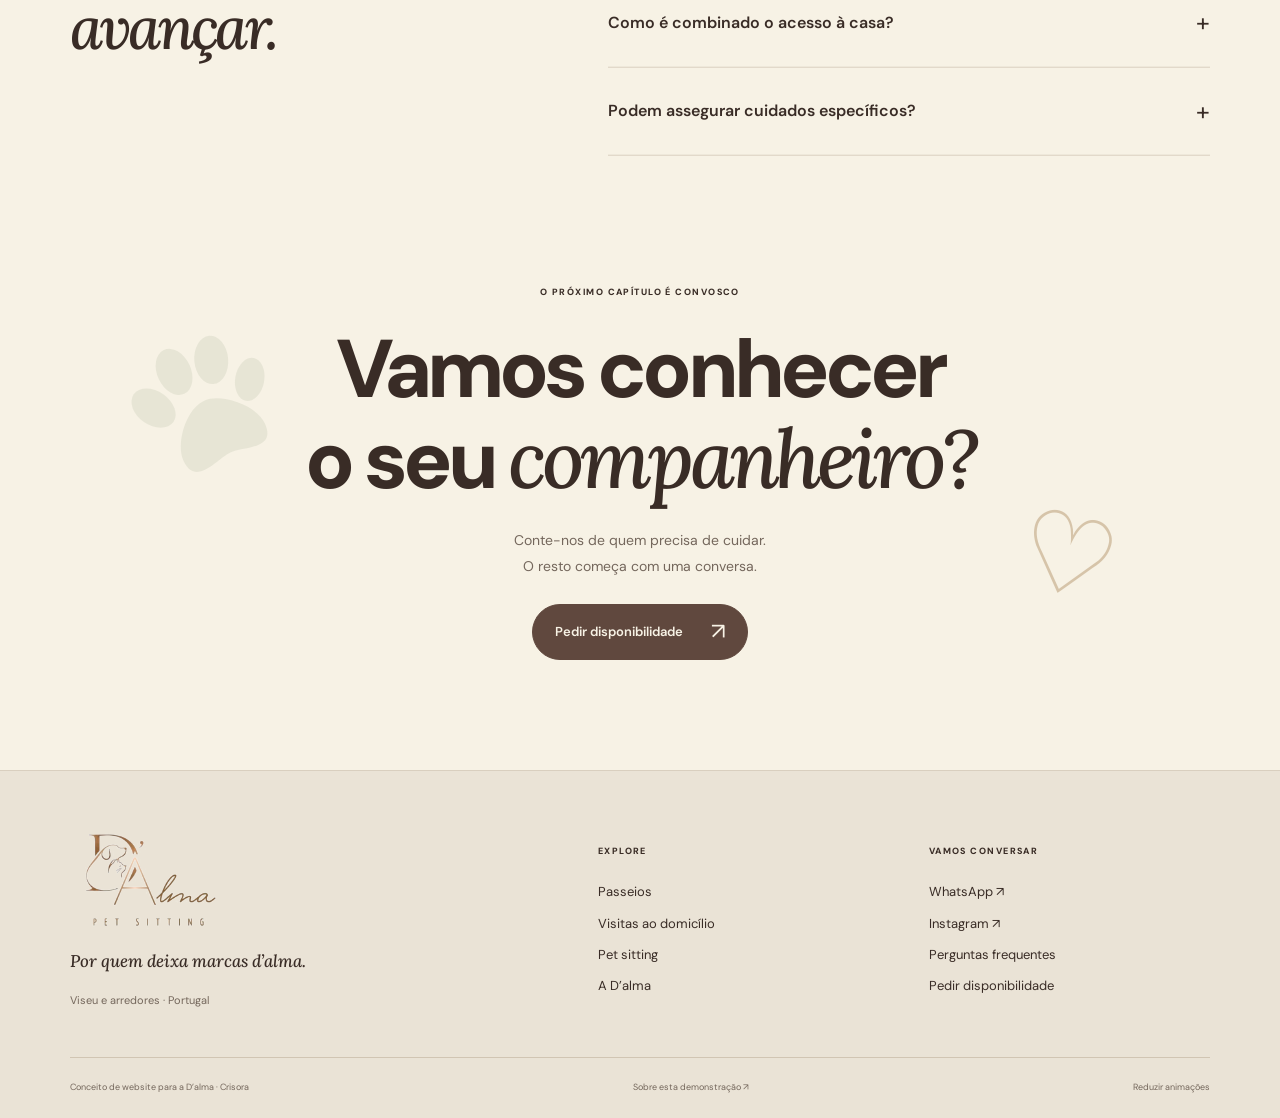
<file: visitas.html>
<!doctype html><html lang="pt-PT"><head><meta charset="utf-8"><meta name="viewport" content="width=device-width,initial-scale=1,viewport-fit=cover"><meta name="robots" content="noindex,nofollow"><meta name="theme-color" content="#f7f2e5"><title>Visitas ao domicílio · D’alma</title><meta name="description" content="Passeios, visitas ao domicílio e pet sitting em Viseu e arredores. Conheça os cuidados da D’alma e consulte disponibilidade."><link rel="icon" href="./assets/brand.jpg"><link rel="stylesheet" href="./style.css?v=3"><script defer src="./vendor/gsap.min.js"></script><script defer src="./vendor/ScrollTrigger.min.js"></script><script defer src="./app.js?v=3"></script></head><body class="page-visitas"><a class="skip" href="#main">Saltar para o conteúdo</a><div class="reading-progress" aria-hidden="true"></div><header class="header"><a class="brand" href="./" aria-label="D’alma — início"><img class="logo" src="./assets/logo-transparent.svg" alt="D’alma Pet Sitting" width="450" height="340"></a><nav id="main-nav" aria-label="Navegação principal"><a href="./cuidados.html" aria-current="page">Os cuidados</a><a href="./dalma.html">A D’alma</a><a href="./duvidas.html">Perguntas frequentes</a></nav><a class="button header-button" href="./contacto.html"><span>Vamos conversar</span><span class="arrow" aria-hidden="true">↗</span></a><button class="menu" aria-controls="main-nav" aria-expanded="false" aria-label="Abrir menu"><span></span><span></span></button></header><button class="nav-backdrop" hidden tabindex="-1" aria-label="Fechar menu"></button><main id="main"><section class="service-hero wrap"><div><a class="breadcrumb" href="./cuidados.html">← Todos os cuidados</a><p class="eyebrow">VISITAS AO DOMICÍLIO · VISEU E ARREDORES</p><h1>O seu cantinho.<br> Uma presença amiga.</h1><p>A casa tem os seus cheiros, as suas rotinas e o seu lugar preferido. As visitas ao domicílio são um ponto de partida para o acompanhar durante a sua ausência.</p><a class="button " href="./contacto.html?servico=visitas"><span>Consultar disponibilidade</span><span class="arrow" aria-hidden="true">↗</span></a></div><div class="service-hero-image peach"><img class="" src="./assets/cat.jpg" alt="Visitas ao domicílio — fotografia ilustrativa" loading="eager" decoding="async" fetchpriority="high"><span>NO CONFORTO DO SEU ESPAÇO</span></div></section><section class="wrap service-body section"><div><p class="eyebrow">ANTES DO PRIMEIRO ENCONTRO</p><h2>A rotina está<br> nos pormenores.</h2><p>O comedouro habitual, a brincadeira favorita, o sítio onde se esconde. Explique o que faz parte do dia do seu animal.</p><p>Combine diretamente as tarefas de cada visita, a frequência, a duração e a forma de acesso ao domicílio.</p></div><div class="checklist"><article><span>01</span><div><h3>As pequenas rotinas</h3><p>Alimentação, água, higiene e companhia: explique o que precisa e confirme as tarefas possíveis.</p></div></article><article><span>02</span><div><h3>A sua ausência</h3><p>Datas, número de visitas e horários preferidos.</p></div></article><article><span>03</span><div><h3>A casa e os contactos</h3><p>Acesso, instruções e contacto em caso de necessidade, a combinar previamente.</p></div></article></div></section><section class="wrap service-faq section"><div><p class="eyebrow">É NATURAL TER PERGUNTAS</p><h2>Antes de<br> <em>avançar.</em></h2></div><div class="faq-list"><details><summary>As visitas são só para gatos?<span aria-hidden="true">+</span></summary><div><p>Descreva o animal e o tipo de cuidados de que precisa. A adequação do serviço é confirmada pela D’alma.</p></div></details><details><summary>Como é combinado o acesso à casa?<span aria-hidden="true">+</span></summary><div><p>Esse detalhe deve ser acordado diretamente antes da primeira visita, juntamente com as instruções e contactos necessários.</p></div></details><details><summary>Podem assegurar cuidados específicos?<span aria-hidden="true">+</span></summary><div><p>Explique antecipadamente todas as necessidades. A D’alma terá de confirmar o que pode assegurar; não assuma cuidados clínicos ou medicação sem confirmação.</p></div></details></div></section><section class="closing wrap"><div class="closing-paw" aria-hidden="true"><svg viewBox="0 0 64 64" aria-hidden="true"><ellipse cx="13" cy="23" rx="7" ry="10" transform="rotate(-30 13 23)"/><ellipse cx="27" cy="13" rx="7" ry="10"/><ellipse cx="43" cy="15" rx="7" ry="10" transform="rotate(20 43 15)"/><ellipse cx="54" cy="29" rx="6" ry="9" transform="rotate(35 54 29)"/><path d="M15 48c0-8 10-19 18-19s19 11 19 19c0 12-12 5-18 5S15 60 15 48Z"/></svg></div><p class="eyebrow">O PRÓXIMO CAPÍTULO É CONVOSCO</p><h2>Vamos conhecer<br> o seu <em>companheiro?</em></h2><p>Conte-nos de quem precisa de cuidar.<br> O resto começa com uma conversa.</p><a class="button " href="./contacto.html"><span>Pedir disponibilidade</span><span class="arrow" aria-hidden="true">↗</span></a></section></main><footer><div class="footer-top wrap"><div><a href="./" class="footer-brand"><img class="logo" src="./assets/logo-transparent.svg" alt="D’alma Pet Sitting" width="450" height="340"></a><p>Por quem deixa marcas d’alma.</p><span class="location">Viseu e arredores · Portugal</span></div><div><span class="eyebrow">EXPLORE</span><a href="./passeios.html">Passeios</a><a href="./visitas.html">Visitas ao domicílio</a><a href="./pet-sitting.html">Pet sitting</a><a href="./dalma.html">A D’alma</a></div><div><span class="eyebrow">VAMOS CONVERSAR</span><a href="https://wa.me/351928030715" target="_blank" rel="noopener">WhatsApp ↗</a><a href="https://www.instagram.com/dalma_petsittingviseu/" target="_blank" rel="noopener">Instagram ↗</a><a href="./duvidas.html">Perguntas frequentes</a><a href="./contacto.html">Pedir disponibilidade</a></div></div><div class="footer-bottom wrap"><span>Conceito de website para a D’alma · Crisora</span><button data-open-info>Sobre esta demonstração ↗</button><button id="motion-toggle" aria-pressed="false">Reduzir animações</button></div></footer><dialog id="prototype-dialog"><button class="dialog-close" aria-label="Fechar">×</button><p class="eyebrow">UMA PRIMEIRA VISÃO</p><h2>Feito para imaginar<br> o próximo passo.</h2><p>Protótipo criado pela Crisora para apresentar uma proposta de website à D’alma. Serviços, contactos e área de atuação baseados no perfil público da marca.</p><p>As fotografias são ilustrativas e não representam a equipa ou animais acompanhados pela D’alma. O recorte do cão foi preparado com assistência de IA a partir de uma fotografia. A informação detalhada, as condições e as fotografias próprias deverão ser validadas com a marca.</p><p>O formulário prepara uma mensagem no seu WhatsApp. Não envia dados para uma base de dados nem confirma reservas.</p><a class="text-link" href="https://linktr.ee/dalma_petsittingviseu" target="_blank" rel="noopener">Perfil oficial da D’alma ↗</a></dialog></body></html>
</file>
<file: style.css>
@font-face {
  font-family: 'DM Sans';
  font-style: normal;
  font-weight: 400;
  font-display: swap;
  src: url(./assets/fonts/font-0.ttf) format('truetype');
}
@font-face {
  font-family: 'DM Sans';
  font-style: normal;
  font-weight: 500;
  font-display: swap;
  src: url(./assets/fonts/font-1.ttf) format('truetype');
}
@font-face {
  font-family: 'DM Sans';
  font-style: normal;
  font-weight: 600;
  font-display: swap;
  src: url(./assets/fonts/font-2.ttf) format('truetype');
}
@font-face {
  font-family: 'DM Sans';
  font-style: normal;
  font-weight: 700;
  font-display: swap;
  src: url(./assets/fonts/font-3.ttf) format('truetype');
}
@font-face {
  font-family: 'DM Sans';
  font-style: normal;
  font-weight: 800;
  font-display: swap;
  src: url(./assets/fonts/font-4.ttf) format('truetype');
}
@font-face {
  font-family: 'DM Sans';
  font-style: normal;
  font-weight: 900;
  font-display: swap;
  src: url(./assets/fonts/font-5.ttf) format('truetype');
}
@font-face {
  font-family: 'Lora';
  font-style: italic;
  font-weight: 500;
  font-display: swap;
  src: url(./assets/fonts/font-6.ttf) format('truetype');
}
@font-face {
  font-family: 'Lora';
  font-style: italic;
  font-weight: 600;
  font-display: swap;
  src: url(./assets/fonts/font-7.ttf) format('truetype');
}

:root{--cream:#f7f2e5;--ink:#392c26;--brown:#60483e;--tan:#dcc9b6;--sage:#b9c9ad;--peach:#e8bda6;--butter:#ebd997;--line:#d9cfbf;--muted:#74675c;--serif:'Lora',Georgia,serif;--sans:'DM Sans',Arial,sans-serif}*{box-sizing:border-box}html{scroll-behavior:smooth;scroll-padding-top:115px}body{margin:0;color:var(--ink);background:var(--cream);font:16px/1.65 var(--sans);-webkit-font-smoothing:antialiased;overflow-x:clip}::selection{background:var(--sage);color:var(--ink)}a{color:inherit;text-decoration:none}button,input,select,textarea{font:inherit;color:inherit}button{cursor:pointer}button,a{-webkit-tap-highlight-color:transparent}img{display:block;max-width:100%}svg{display:block}button{border:0}a,button,input,textarea,select{touch-action:manipulation}:focus-visible{outline:3px solid #876335;outline-offset:5px}[hidden]{display:none!important}.skip{position:fixed;left:20px;top:-100px;padding:12px 20px;background:var(--brown);color:white;z-index:999}.skip:focus{top:10px}.wrap{width:min(1320px,89%);margin-inline:auto}.section{padding-block:110px}.eyebrow{font-size:10px;letter-spacing:.16em;font-weight:750;line-height:1.7;margin:0 0 23px}.status-dot{display:inline-block;width:7px;height:7px;border-radius:50%;background:#6d8560;margin-right:9px}h1,h2,h3,h4,p{margin-top:0}h1,h2,h3{font-weight:750;letter-spacing:-.055em;line-height:1.08}h1{font-size:clamp(50px,6.7vw,96px);margin-bottom:28px}h2{font-size:clamp(40px,4.7vw,65px);margin-bottom:26px}h3{font-size:30px}h4{font-size:18px;letter-spacing:-.02em;font-weight:650;margin-bottom:15px}h1 em,h2 em,.serif{font-family:var(--serif);font-weight:500;letter-spacing:-.06em}p{line-height:1.8}.header{height:104px;padding-inline:5.5%;display:flex;align-items:center;justify-content:space-between;gap:24px;position:sticky;top:0;z-index:50;background:rgb(247 242 229 / .96);border-bottom:1px solid transparent;transition:border-color .25s,background .25s}.header.scrolled{border-color:var(--line);backdrop-filter:blur(16px)}.brand{width:120px;flex:none;line-height:0}.logo{width:100%;height:84px;mix-blend-mode:multiply}.header nav{display:flex;gap:34px;font-size:13px;font-weight:550}.header nav a{position:relative;padding:10px 0}.header nav a:after{content:'';position:absolute;left:0;right:0;bottom:3px;height:2px;background:var(--brown);transform:scaleX(0);transform-origin:left;transition:transform .3s}.header nav a:hover:after,.header nav a[aria-current]:after{transform:scaleX(1)}.button{display:inline-flex;align-items:center;justify-content:space-between;gap:28px;min-height:56px;padding:14px 22px;border-radius:100px;border:1px solid var(--brown);background:var(--brown);color:var(--cream);font-size:13px;font-weight:600;line-height:1.35;transition:background .25s,color .25s,box-shadow .25s;isolation:isolate}.arrow{font-size:23px;font-weight:400;line-height:1;display:block;transition:transform .3s}.button:hover{background:var(--ink);box-shadow:0 6px 16px #392c2614}.button:hover .arrow{transform:translate(2px,-2px)}.button.outline{background:transparent;color:var(--brown);border-color:#988476}.button.outline:hover{background:var(--brown);color:var(--cream)}.button.light{background:var(--cream);color:var(--brown);border-color:var(--cream)}.button.light:hover{background:var(--tan)}.header-button{min-height:46px;font-size:12px;padding:11px 19px}.menu{display:none}.text-link{display:inline-block;font-size:13px;font-weight:650;padding:8px 0;border-bottom:1px solid currentColor;line-height:1.5}.text-link:hover{color:#956546}.reading-progress{position:fixed;top:0;left:0;height:3px;background:#9b7652;transform:scaleX(0);transform-origin:left;width:100%;z-index:80}
/* The opening scene */
.hero{display:grid;grid-template-columns:1fr 1.04fr;align-items:center;gap:2%;min-height:min(790px,calc(100svh - 104px));padding-block:38px 68px}.hero-copy{position:relative;z-index:3}.hero h1{font-size:clamp(66px,7.1vw,106px);line-height:.99;letter-spacing:-.067em;margin-bottom:30px}.hero .serif{font-size:.95em;color:#766249}.hero-copy>p:not(.eyebrow){font-size:15px;color:var(--muted);line-height:1.7;margin-bottom:26px}.underline-word{position:relative;display:inline-block}.underline-word:after{content:'';position:absolute;bottom:-8px;left:0;width:100%;height:12px;border-top:3px solid #b59a71;border-radius:60% 50%;transform:rotate(-3deg)}.hero .eyebrow{font-size:9px;margin-bottom:25px}.hero-stage{min-width:0;height:620px;position:relative;isolation:isolate;perspective:1000px}.hero-blob{position:absolute;inset:11% -5% 6% 2%;background:var(--sage);border-radius:47% 53% 40% 60% / 48% 34% 66% 52%;transform:rotate(-6deg);z-index:-1}.hero-ring{position:absolute;inset:6% -8% 3% 7%;border:1px dashed #8d9c80;border-radius:47% 53% 40% 60% / 48% 34% 66% 52%;transform:rotate(9deg);z-index:-2}.hero-dog{position:absolute;inset:0 -10% 7% -7%;display:flex;align-items:flex-end;overflow:hidden;border-radius:0 0 43% 44%;will-change:transform}.hero-dog img{width:100%;height:auto;max-height:100%;object-fit:contain;object-position:center bottom;filter:drop-shadow(10px 18px 10px #34221712)}.hero-label{position:absolute;left:-7%;bottom:15%;background:var(--cream);box-shadow:0 7px 24px #4130210b;transform:rotate(-7deg);padding:18px 25px;display:flex;align-items:center;gap:14px;font-size:13px;border:1px solid var(--line);border-radius:12px 12px 12px 0;z-index:4}.hero-label>span:first-child{font:38px var(--serif)}.hero-label strong{font-weight:750}.hero-scribble{position:absolute;right:1%;top:2%;font:85px var(--serif);transform:rotate(16deg);color:#8b6d4f}.side-note{position:absolute;right:-12%;top:45%;font-size:8px;font-weight:650;letter-spacing:.18em;writing-mode:vertical-rl}.visual-note{position:absolute;bottom:0;right:5%;font-size:9px;color:var(--muted)}.scroll-cue{display:flex;align-items:center;gap:12px;width:fit-content;margin-top:35px;font-size:10px;color:var(--muted)}.scroll-cue>span{width:30px;height:38px;border:1px solid var(--line);border-radius:100px;display:grid;place-items:center;font-size:18px}.ball-stage{position:absolute;right:-4%;bottom:4%;width:150px;height:150px;z-index:5;pointer-events:none}.ball-stage canvas{width:100%;height:100%;position:absolute;inset:0}.ball-fallback{position:absolute;width:82px;height:82px;border-radius:50%;background:radial-gradient(circle at 30% 24%,#dbe880,#9ca94c 65%,#7c833c);top:25px;left:28px;box-shadow:inset 0 -8px 15px #6f773133;transform:rotate(25deg)}.ball-fallback:before{content:'';position:absolute;inset:0 12px;border-left:4px solid #f5efd5;border-right:4px solid #f5efd5;border-radius:50%}.ball-stage.ready .ball-fallback{display:none}
/* Story: a fixed photographic scene, three legible chapters */
.story{background:#ebe5d6;border-radius:70px 70px 0 0;padding:95px 0 80px;margin-top:15px}.story-intro{text-align:center;margin-bottom:70px}.story-intro h2{font-size:clamp(40px,5vw,70px)}.story-intro>p:last-child{font-size:14px;color:var(--muted)}.story-body{display:grid;grid-template-columns:1fr 1fr;gap:12%;align-items:start}.story-visual{position:sticky;top:145px;height:530px;margin-top:25px}.story-frame{position:absolute;inset:0 0 60px;border-radius:46% 54% 34% 66% / 42% 35% 65% 58%;overflow:hidden;background:var(--sage);transform:rotate(-3deg)}.story-photo{position:absolute;inset:0;width:100%;height:100%;object-fit:cover;opacity:0;transform:scale(1.08)}.story-photo-0{opacity:1}.story-sticker{position:absolute;right:-35px;bottom:110px;background:var(--butter);color:var(--ink);padding:18px 23px;border-radius:10px;display:flex;gap:12px;align-items:center;transform:rotate(6deg);font-size:12px;line-height:1.5}.story-sticker svg{width:30px;height:35px;fill:#816746}.story-count{position:absolute;bottom:0;left:5%;right:5%;display:flex;align-items:center;gap:18px;font-size:11px;font-weight:650}.story-track{height:2px;background:#c8beaa;flex:1;overflow:hidden}.story-track i{display:block;background:var(--brown);height:100%;width:100%;transform:scaleX(.02);transform-origin:left}.chapter{min-height:75vh;padding:100px 0 80px;display:flex;flex-direction:column;justify-content:center}.chapter:first-child{padding-top:50px}.chapter:last-child{padding-bottom:20px}.chapter-index{font-size:10px;letter-spacing:.14em;color:var(--muted);font-weight:700;margin-bottom:25px}.chapter h3{font-size:clamp(39px,4.8vw,64px);line-height:1.08;margin-bottom:27px}.chapter h4{font-size:16px;margin-bottom:13px}.chapter p{font-size:14px;color:var(--muted);max-width:360px;margin-bottom:27px}.chapter .button{align-self:flex-start}.section-heading{display:flex;justify-content:space-between;align-items:flex-end;gap:40px;margin-bottom:48px}.section-heading h2{margin-bottom:0}.section-heading .text-link{flex:none;margin-bottom:6px}.service-grid{display:grid;grid-template-columns:repeat(3,1fr);gap:25px}.service-card{display:block;min-width:0}.card-image{height:300px;position:relative;overflow:hidden;border-radius:130px 130px 12px 12px;background:var(--sage);isolation:isolate}.service-card:nth-child(2) .card-image{border-radius:12px 130px 12px 12px}.service-card:nth-child(3) .card-image{border-radius:130px 12px 12px 12px}.card-image img{width:100%;height:100%;object-fit:cover;transition:transform .8s cubic-bezier(.2,.7,.2,1)}.service-card:hover img{transform:scale(1.06)}.card-number{position:absolute;top:25px;left:25px;width:38px;height:38px;border-radius:50%;background:var(--cream);display:grid;place-items:center;font-size:10px;font-weight:750}.card-arrow{position:absolute;bottom:20px;right:20px;background:var(--cream);width:44px;height:44px;border-radius:50%;display:grid;place-items:center;font-size:25px;transition:transform .3s}.service-card:hover .card-arrow{transform:rotate(45deg)}.card-copy{padding:25px 4px}.card-copy h3{font-size:26px;margin-bottom:12px;letter-spacing:-.04em}.card-copy p{font-size:13px;color:var(--muted);margin-bottom:15px}.card-copy .text-link{font-size:11px}.bond-section{background:var(--brown);color:var(--cream);padding-block:105px;border-radius:65px 65px 0 0;overflow:hidden}.bond-grid{display:grid;grid-template-columns:1fr 1fr;gap:12%;align-items:center}.bond-copy h2{font-size:clamp(45px,4.9vw,70px)}.bond-copy h2 em{color:#dcc5a4}.bond-copy p:not(.eyebrow){font-size:14px;color:#e1d7c9;max-width:410px}.bond-copy .button{margin-top:15px}.bond-photo{padding:17px 17px 55px;background:var(--cream);color:var(--brown);transform:rotate(5deg);border-radius:3px;position:relative;box-shadow:0 18px 30px #281a161b;will-change:transform}.bond-photo img{height:420px;width:100%;object-fit:cover}.bond-photo span{position:absolute;bottom:17px;left:15px;right:15px;text-align:center;font:italic 18px var(--serif)}.local-section{border-bottom:1px solid var(--line)}.local-layout{display:grid;grid-template-columns:1fr 1fr;gap:15%;align-items:center}.local-layout h2{font-size:clamp(50px,6vw,84px);margin:0}.local-layout p{font-size:16px;max-width:460px}.local-layout .button{margin-top:12px}.closing{text-align:center;padding-block:100px 110px;position:relative;isolation:isolate}.closing .eyebrow{font-size:9px}.closing h2{font-size:clamp(48px,6.4vw,90px);letter-spacing:-.06em}.closing>p:not(.eyebrow){font-size:14px;color:var(--muted);margin-bottom:25px}.closing-paw{position:absolute;left:5%;top:25%;transform:rotate(-25deg);z-index:-1;opacity:.17}.closing-paw svg{fill:#9da98c;width:155px;height:155px}.closing:after{content:'♡';position:absolute;right:8%;bottom:25%;font:110px var(--serif);color:#d6c4a9;transform:rotate(15deg);z-index:-1}
/* Interior pages */
.page-intro{padding:65px 0 70px}.page-intro h1{font-size:clamp(52px,6.6vw,92px)}.page-intro>p:last-child{font-size:16px;color:var(--muted);max-width:660px}.chooser{display:grid;grid-template-columns:.85fr 1.15fr;gap:12%}.chooser h2{font-size:55px}.chooser>div>p:not(.eyebrow){color:var(--muted);font-size:14px}.chooser-box{border-top:1px solid var(--line)}.choice-buttons{display:grid}.choice-buttons button{text-align:left;background:transparent;padding:20px 35px 20px 0;border-bottom:1px solid var(--line);font-size:15px;position:relative;line-height:1.5}.choice-buttons button:after{content:'+';position:absolute;right:5px;top:50%;transform:translateY(-50%);font-size:23px}.choice-buttons button[aria-pressed=true]{font-weight:750}.choice-buttons button[aria-pressed=true]:after{content:'✓';font-size:17px;color:#60754f}.choice-result{background:#e8e5d7;padding:30px;margin-top:25px;border-radius:12px}.choice-result .eyebrow{font-size:8px;margin-bottom:15px}.choice-result h3{font-size:29px;margin-bottom:12px}.choice-result p{font-size:13px;color:var(--muted);margin-bottom:12px}.service-hero{display:grid;grid-template-columns:1fr .94fr;gap:10%;align-items:center;padding-block:50px 80px}.breadcrumb{font-size:11px;display:block;margin-bottom:35px;color:var(--muted)}.service-hero h1{font-size:clamp(48px,5.7vw,80px)}.service-hero>div>p:not(.eyebrow){font-size:15px;color:var(--muted);margin-bottom:30px}.service-hero-image{height:570px;position:relative;padding:25px 0 35px}.service-hero-image:before{content:'';position:absolute;inset:3% -6% 4%;background:var(--sage);border-radius:50% 45% 32% 60%;transform:rotate(-8deg);z-index:-1}.service-hero-image.peach:before{background:var(--peach)}.service-hero-image.butter:before{background:var(--butter)}.service-hero-image img{height:100%;width:100%;object-fit:cover;border-radius:43% 57% 44% 56% / 46% 37% 63% 54%;transform:rotate(3deg)}.service-hero-image>span{position:absolute;bottom:25px;left:-4%;padding:16px 20px;transform:rotate(-5deg);background:var(--cream);border:1px solid var(--line);font-size:9px;letter-spacing:.14em;font-weight:700}.service-body{display:grid;grid-template-columns:1fr 1fr;gap:14%;border-top:1px solid var(--line)}.service-body h2{font-size:clamp(40px,4vw,56px)}.service-body>div>p:not(.eyebrow){font-size:14px;color:var(--muted)}.checklist article{display:flex;gap:25px;border-bottom:1px solid var(--line);padding:25px 0}.checklist article:first-child{padding-top:0}.checklist article>span{font-size:11px;color:var(--muted);padding-top:5px}.checklist h3{font-size:24px;margin-bottom:10px}.checklist p{font-size:13px;color:var(--muted);margin-bottom:0}.service-faq{border-top:1px solid var(--line);display:grid;grid-template-columns:.8fr 1.2fr;gap:12%;padding-bottom:30px}.about-hero{padding-block:65px 90px;display:grid;grid-template-columns:1.15fr 1fr;gap:8%;align-items:center}.about-hero h1{font-size:clamp(48px,5.6vw,80px)}.about-hero p:not(.eyebrow){font-size:15px;color:var(--muted)}.brand-original{background:#f0efeb;border-radius:50% 45% 43% 56%;overflow:hidden;max-width:480px}.brand-original img{width:100%;aspect-ratio:1;object-fit:contain}.value-grid{display:grid;grid-template-columns:repeat(3,1fr);gap:50px;margin-top:50px}.value-grid article{border-top:1px solid var(--line);padding-top:25px}.value-grid span{font-size:11px;color:var(--muted);display:block;margin-bottom:28px}.value-grid h3{font-size:26px}.value-grid p{font-size:14px;color:var(--muted)}.faq-page{max-width:900px;padding-bottom:30px}.faq-list{border-top:1px solid var(--line)}.faq-list details{border-bottom:1px solid var(--line)}.faq-list summary{list-style:none;display:flex;gap:30px;justify-content:space-between;align-items:center;padding:25px 0;font-size:16px;font-weight:550;cursor:pointer;line-height:1.5}.faq-list summary::-webkit-details-marker{display:none}.faq-list summary span{font-size:25px;flex:none;transition:transform .3s;font-weight:400}.faq-list details[open] summary span{transform:rotate(45deg)}.faq-list details>div{max-width:660px;padding-right:25px}.faq-list p{font-size:14px;color:var(--muted);margin-bottom:25px}.contact-layout{display:grid;grid-template-columns:1fr 1.05fr;gap:12%;align-items:start;padding-block:55px 100px}.contact-copy h1{font-size:clamp(58px,7vw,96px)}.contact-copy>p:not(.eyebrow){font-size:14px;max-width:390px;color:var(--muted)}.contact-note{display:flex;gap:15px;align-items:center;margin:25px 0 15px}.contact-note>span{font:40px var(--serif)}.contact-note p{font-size:12px;margin:0}.contact-photo{width:250px;margin:35px 0 0 25px;transform:rotate(-5deg)}.contact-photo img{height:180px;object-fit:cover;border-radius:50% 50% 10px 10px;width:100%}.booking{margin-top:20px;border:1px solid var(--line);padding:38px;background:#fffbf2;border-radius:20px;box-shadow:0 15px 40px #40311f06}.form-progress{display:flex;justify-content:space-between;font-size:10px;font-weight:650;letter-spacing:.1em;text-transform:uppercase}.form-lines{display:flex;gap:7px;margin:16px 0 32px}.form-lines i{height:3px;background:var(--line);flex:1;transition:background .3s}.form-lines i.active{background:var(--brown)}fieldset{border:0;padding:0;margin:0;min-width:0}legend{font-size:29px;line-height:1.2;letter-spacing:-.045em;font-weight:650;margin-bottom:14px;padding:0}.form-hint{font-size:12px;color:var(--muted);margin-bottom:22px}.service-options{display:grid;gap:11px}.service-options label{position:relative;cursor:pointer}.service-options input{position:absolute;opacity:0;width:100%;height:100%;margin:0;inset:0;cursor:pointer}.service-options label>span{display:flex;align-items:center;gap:15px;border:1px solid var(--line);border-radius:10px;padding:19px;font-size:14px;transition:background .25s,border .25s;line-height:1.5}.service-options b{font-size:10px;font-weight:500;color:var(--muted)}.service-options i{margin-left:auto;font-style:normal;opacity:0}.service-options input:checked+span{background:#e5e9db;border-color:#a2b095}.service-options input:checked+span i{opacity:1}.service-options input:focus-visible+span{outline:3px solid #876335;outline-offset:3px}.form-row{display:grid;grid-template-columns:1fr 1fr;gap:15px}fieldset>label,.form-row>label{display:block;font-size:11px;font-weight:600;margin:10px 0 16px}input:not([type=radio]),select,textarea{display:block;width:100%;min-width:0;border:1px solid var(--line);background:transparent;border-radius:7px;padding:13px 12px;margin-top:7px;font-size:14px;resize:vertical;line-height:1.5}input::placeholder,textarea::placeholder{font-size:12px;color:#83796d}input[type=date]{min-height:50px}.form-actions{display:flex;gap:20px;align-items:center;margin-top:25px}.form-actions .button{flex:1}.back{background:transparent;font-size:12px;padding:10px 0;flex:none}.privacy-note{font-size:10px;line-height:1.7;color:var(--muted);margin:20px 0 0}#form-error{color:#a23e2b;font-size:12px;margin-bottom:10px}#send-status{padding:20px 0 0;font-size:13px}#send-status p{margin-bottom:0}#send-status a{text-decoration:underline}
/* Footer & controls */
footer{border-top:1px solid var(--line);background:#eae3d6;padding:55px 0 23px}.footer-top{display:grid;grid-template-columns:1.7fr 1fr 1fr;gap:50px;padding-bottom:45px}.footer-brand{width:160px;display:block}.footer-brand .logo{height:110px}.footer-top>div>p{font:italic 17px var(--serif);margin:14px 0}.location{font-size:11px;color:var(--muted)}.footer-top .eyebrow{display:block;font-size:9px;margin:18px 0 22px}.footer-top>div>a:not(.footer-brand){display:block;font-size:13px;margin:10px 0}.footer-top a:hover{color:#946748}.footer-bottom{border-top:1px solid #d1c5b3;padding-top:22px;display:flex;justify-content:space-between;gap:20px;font-size:9px;color:var(--muted)}.footer-bottom button{background:none;padding:0;font-size:9px}.footer-bottom button:hover{text-decoration:underline}dialog{width:min(610px,90%);border:1px solid var(--line);border-radius:20px;padding:45px;background:var(--cream);color:var(--ink);max-height:85vh}dialog::backdrop{background:#251b16aa;backdrop-filter:blur(6px)}dialog h2{font-size:38px}dialog p:not(.eyebrow){font-size:13px;color:var(--muted)}.dialog-close{position:absolute;right:16px;top:10px;font-size:28px;background:none;padding:5px 10px}.motion-off *{scroll-behavior:auto!important}.motion-off .story-photo{transform:none!important}
@media(min-width:1550px){.header{padding-inline:max(5.5%,calc((100vw - 1320px)/2))}.hero{min-height:800px}}
@media(max-width:1100px){.header nav{gap:22px;font-size:12px}.hero h1{font-size:80px}.hero-stage{height:520px}.hero-label{left:-4%;padding:14px 18px;font-size:12px}.side-note{right:-6%}.ball-stage{right:-7%;bottom:0;width:125px;height:125px}.hero-copy>p:not(.eyebrow){font-size:14px}.hero{padding-top:20px;min-height:660px}.story-body{gap:9%}.story-visual{height:440px;top:135px}.story-sticker{right:-20px;padding:14px 18px}.chapter{min-height:70vh}.card-image{height:250px}.card-copy h3{font-size:23px}.bond-grid{gap:8%}.bond-photo img{height:360px}.service-hero{gap:7%}.service-hero-image{height:490px}.contact-layout{gap:7%}.booking{padding:30px}}
@media(max-width:760px){html{scroll-padding-top:90px}.wrap{width:88%}.header{height:84px;padding-inline:6%;gap:15px}.brand{width:95px}.logo{height:70px}.header-button{margin-left:auto;min-height:40px;padding:9px 13px;font-size:10px;gap:12px}.header-button .arrow{font-size:19px}.menu{display:block;background:none;padding:5px 0;width:26px;flex:none}.menu span{display:block;height:1px;background:var(--brown);margin:7px 0;width:25px;transition:transform .25s}.menu[aria-expanded=true] span:first-child{transform:translateY(4px) rotate(45deg)}.menu[aria-expanded=true] span:last-child{transform:translateY(-4px) rotate(-45deg)}.header nav{position:absolute;left:0;right:0;top:84px;background:var(--cream);padding:20px 6% 30px;display:none;border-bottom:1px solid var(--line);font-size:18px;box-shadow:0 12px 20px #3328170a}.header nav.open{display:flex;flex-direction:column;gap:8px}.hero{grid-template-columns:1fr;gap:5px;padding-block:28px 35px;min-height:0}.hero h1{font-size:clamp(65px,12.5vw,90px);line-height:1.02;margin-bottom:28px}.hero .serif{display:inline-block;margin-right:.16em}.hero .eyebrow{font-size:8px;margin-bottom:20px}.hero-copy>p:not(.eyebrow){font-size:14px;margin-bottom:22px}.hero .button{font-size:12px;min-height:52px;padding:13px 20px}.scroll-cue{display:none}.hero-stage{height:430px;width:94%;margin:10px 0 0 3%}.hero-blob{inset:13% 0 6% 3%}.hero-ring{inset:9% -2% 2% 6%}.hero-dog{inset:0 -2% 7% -2%;border-radius:0 0 42% 44%}.hero-label{font-size:11px;bottom:14%;left:-3%;padding:12px 16px;gap:9px}.hero-label>span:first-child{font-size:29px}.hero-scribble{font-size:58px;right:0;top:6%}.ball-stage{bottom:0;right:-5%;width:120px;height:120px}.side-note{display:none}.visual-note{bottom:-12px;font-size:8px;right:12%}.section{padding-block:65px}.story{padding:60px 0 45px;border-radius:35px 35px 0 0;margin-top:20px}.story-intro{margin-bottom:30px;text-align:left}.story-intro h2{font-size:42px}.story-intro>p:last-child{font-size:13px}.eyebrow{font-size:9px;margin-bottom:18px}.story-body{grid-template-columns:1fr;gap:0}.story-visual{position:relative;top:auto;height:360px;margin:0 4% 20px}.story-frame{inset:0 0 40px}.story-sticker{bottom:65px;right:-10px;font-size:10px;padding:12px 15px}.story-sticker svg{width:25px}.story-count{bottom:0;font-size:10px}.chapter{min-height:0;padding:32px 0;border-bottom:1px solid #d3c9b7}.chapter:first-child{padding-top:25px}.chapter:last-child{border:0;padding-bottom:0}.chapter h3{font-size:38px;margin-bottom:18px}.chapter h3 br{display:none}.chapter-index{font-size:9px;margin-bottom:16px}.chapter h4{font-size:16px}.chapter p{font-size:13px;max-width:none;margin-bottom:22px}.chapter .button{font-size:12px;min-height:48px;padding:12px 18px}.chapter-mobile-photo{width:100%;height:220px;object-fit:cover;border-radius:22px;margin-bottom:22px}.section-heading{display:block;margin-bottom:30px}.section-heading h2{font-size:42px}.section-heading .text-link{margin:15px 0 0}.service-grid{grid-template-columns:1fr;gap:24px}.card-image{height:310px;border-radius:110px 110px 10px 10px}.service-card:nth-child(2) .card-image{border-radius:10px 110px 10px 10px}.service-card:nth-child(3) .card-image{border-radius:110px 10px 10px 10px}.card-copy{padding:22px 2px 10px}.card-copy h3{font-size:28px}.card-copy p{font-size:14px}.card-copy .text-link{font-size:12px}.bond-section{padding-block:65px 75px;border-radius:35px 35px 0 0}.bond-grid{grid-template-columns:1fr;gap:45px}.bond-copy h2{font-size:48px}.bond-copy p:not(.eyebrow){font-size:14px;max-width:none}.bond-photo{width:90%;margin-inline:auto;padding:12px 12px 49px;transform:rotate(4deg)}.bond-photo img{height:310px}.bond-photo span{font-size:15px;bottom:17px}.local-layout{grid-template-columns:1fr;gap:25px}.local-layout h2{font-size:57px}.local-layout p{font-size:14px}.closing{padding-block:70px 75px}.closing h2{font-size:48px}.closing .eyebrow{font-size:8px}.closing-paw{left:-6%;top:25%;opacity:.11}.closing-paw svg{width:90px}.closing:after{right:-4%;bottom:18%;font-size:75px;opacity:.6}.closing>p:not(.eyebrow){font-size:13px}.page-intro{padding:40px 0}.page-intro h1{font-size:49px}.page-intro>p:last-child{font-size:14px}.page-intro br{display:none}.chooser{grid-template-columns:1fr;gap:20px}.chooser h2{font-size:44px}.chooser h2 br{display:none}.choice-buttons button{font-size:13px}.choice-result{padding:25px}.service-hero{grid-template-columns:1fr;gap:30px;padding-block:25px 60px}.breadcrumb{margin-bottom:25px}.service-hero h1{font-size:51px}.service-hero>div>p:not(.eyebrow){font-size:14px}.service-hero-image{height:380px;width:90%;margin-inline:auto;padding:15px 0 30px}.service-hero-image>span{font-size:8px;padding:14px 17px}.service-body{grid-template-columns:1fr;gap:30px}.service-body h2{font-size:43px}.checklist article{gap:20px;padding:22px 0}.service-faq{grid-template-columns:1fr;gap:15px;padding-block:50px 20px}.service-faq h2{font-size:42px}.service-faq h2 br{display:none}.faq-list summary{font-size:14px;padding:21px 0;gap:20px}.faq-list p{font-size:13px}.faq-list details>div{padding-right:10px}.about-hero{grid-template-columns:1fr;gap:30px;padding-block:40px 55px}.about-hero h1{font-size:49px}.brand-original{max-width:320px;margin-inline:auto}.value-grid{grid-template-columns:1fr;gap:22px;margin-top:35px}.value-grid article{display:grid;grid-template-columns:30px 1fr;column-gap:15px}.value-grid span{grid-row:1/3;margin:5px 0 0}.value-grid h3{font-size:25px;margin-bottom:12px}.value-grid p{grid-column:2;margin:0;font-size:13px}.values h2{font-size:42px}.contact-layout{grid-template-columns:1fr;gap:25px;padding-block:35px 60px}.contact-copy h1{font-size:65px}.contact-copy>p:not(.eyebrow){max-width:none}.contact-copy .text-link{font-size:12px}.contact-note{margin:20px 0 10px}.contact-photo{display:none}.booking{padding:27px 22px;margin-top:5px}.form-row{grid-template-columns:1fr;gap:0}input:not([type=radio]),select,textarea{font-size:16px}legend{font-size:27px}.service-options label>span{padding:16px;font-size:13px}.form-actions{gap:15px}.form-actions .button{font-size:12px;gap:12px;padding:13px 17px}.privacy-note{font-size:10px}.footer-top{grid-template-columns:1fr 1fr;gap:25px;padding-bottom:35px}.footer-top>div:first-child{grid-column:1/-1}.footer-brand{width:140px}.footer-brand .logo{height:90px}.footer-top>div>a:not(.footer-brand){font-size:12px}.footer-top .eyebrow{font-size:8px}.footer-bottom{flex-wrap:wrap;font-size:8px;gap:16px}.footer-bottom>span{width:100%}.footer-bottom button{font-size:9px}dialog{padding:35px 25px}dialog h2{font-size:33px}}
@media(max-width:380px){.hero h1{font-size:60px}.hero-stage{height:370px}.header{gap:10px}.header-button{font-size:9px}.hero-label{padding:10px 12px;font-size:10px}.service-hero h1,.page-intro h1{font-size:44px}.closing h2{font-size:43px}.contact-copy h1{font-size:58px}}
@media(prefers-reduced-motion:reduce){html{scroll-behavior:auto}*,*:before,*:after{transition:none!important;animation:none!important}.story-visual{position:relative;top:auto}.story-photo{transform:none!important}.hero-dog,.hero-blob,.hero-label{will-change:auto}}
.chapter-mobile-photo{display:none}@media(max-width:760px){.chapter-mobile-photo{display:block}}
@view-transition{navigation:auto}::view-transition-old(root){animation:page-out .18s ease both}::view-transition-new(root){animation:page-in .35s ease both}@keyframes page-out{to{opacity:0;transform:translateY(-5px)}}@keyframes page-in{from{opacity:0;transform:translateY(8px)}to{opacity:1;transform:none}}@media(prefers-reduced-motion:reduce){::view-transition-old(root),::view-transition-new(root){animation:none!important}}
.motion-off .story-visual{position:relative;top:auto}.motion-off .chapter-mobile-photo{display:block;max-width:420px;height:240px;object-fit:cover;border-radius:25px;margin-bottom:25px}.motion-off .chapter{min-height:0;padding-block:45px}
/* Finishing pass: original identity and touch-first layouts. */
.logo{object-fit:contain;mix-blend-mode:normal}.brand-original{background:transparent;border-radius:0;overflow:visible;width:100%;padding:20px 0}.brand-original img{aspect-ratio:830/550;object-fit:contain}
main{min-width:0}.wrap>*,.form-row>*,.service-grid>*{min-width:0}.button>span:first-child{min-width:0}.button .arrow{flex:none}input,textarea,select{scroll-margin-top:120px}
@media(min-width:761px) and (max-width:980px){.header{gap:16px;padding-inline:4%}.header nav{gap:16px;font-size:11px}.brand{width:104px}.header-button{font-size:11px;padding-inline:15px;gap:17px}.hero h1{font-size:clamp(61px,8vw,78px)}.hero-stage{height:480px}.story-visual{height:400px}.story-body{gap:8%}.chapter h3{font-size:44px}.service-hero h1{font-size:54px}.service-hero-image{height:440px}.booking{padding:25px}.contact-layout{gap:6%}.form-row{grid-template-columns:1fr;gap:0}.contact-copy h1{font-size:68px}}
@media(max-width:760px){
 html{scroll-padding-top:calc(84px + env(safe-area-inset-top))}body{-webkit-text-size-adjust:100%}body.menu-open{overflow:hidden}
 .header{height:calc(78px + env(safe-area-inset-top));padding-top:env(safe-area-inset-top);padding-left:max(5%,env(safe-area-inset-left));padding-right:max(5%,env(safe-area-inset-right));gap:10px}
 .brand{width:91px}.brand .logo{height:68px}.header-button{min-height:44px;padding:10px 14px;font-size:11px;gap:12px}.menu{width:44px;height:44px;padding:8px 10px;flex:none}.menu span{width:24px}
 .header nav{top:calc(78px + env(safe-area-inset-top));max-height:calc(100dvh - 78px - env(safe-area-inset-top));overflow-y:auto;overscroll-behavior:contain;padding-bottom:calc(30px + env(safe-area-inset-bottom))}.header nav a{min-height:48px;display:flex;align-items:center}
 .wrap{width:calc(100% - 40px);max-width:600px}.hero{padding-top:25px;padding-bottom:25px}.hero h1{font-size:clamp(52px,14.7vw,78px);line-height:1.01;letter-spacing:-.06em}.hero .serif{margin-right:0}.hero-copy>p:not(.eyebrow){max-width:360px;line-height:1.7}.hero-copy>.button{min-height:52px}.hero-stage{height:auto;aspect-ratio:1/1.04;width:94%;margin:18px auto 0}.hero-dog{inset:0 -2% 7% -2%}.hero-label{left:-2%;bottom:13%;max-width:72%;padding:11px 13px;font-size:11px}.hero-label>span:first-child{font-size:28px}.hero-ring{inset:9% -1% 3% 5%}.hero-scribble{font-size:54px;right:2%}.ball-stage{width:110px;height:110px;right:-2%;bottom:1%}.visual-note{bottom:-2px;font-size:8px}
 .section{padding-block:60px}.story{padding-top:50px}.story-intro h2,.section-heading h2,.values h2{font-size:clamp(34px,9.5vw,44px)}.story-intro{margin-bottom:0}.story-body{display:block}.story-visual{display:none}.chapter{padding-block:30px;min-height:0}.chapter:first-child{padding-top:24px}.chapter h3{font-size:clamp(31px,8.8vw,40px);line-height:1.12}.chapter h4{font-size:16px}.chapter p{font-size:14px}.chapter-index{font-size:9px;letter-spacing:.11em;margin-bottom:16px}.chapter-mobile-photo,.motion-off .chapter-mobile-photo{display:block;width:100%;max-width:none;height:auto;aspect-ratio:4/3;object-fit:cover;border-radius:36px 36px 14px 14px;margin-bottom:23px}.chapter:nth-child(2) .chapter-mobile-photo{border-radius:14px 70px 14px 14px}.chapter:nth-child(3) .chapter-mobile-photo{border-radius:70px 14px 14px 14px}
 .card-image{height:auto;aspect-ratio:1.2}.service-grid{gap:30px}.card-copy h3{font-size:26px}.bond-copy h2{font-size:clamp(36px,10.8vw,50px)}.bond-photo{width:92%;max-width:440px}.bond-photo img{height:auto;aspect-ratio:1.12;object-fit:cover}.bond-photo span{font-size:14px}.closing{padding-block:64px}.closing h2{font-size:clamp(35px,10.2vw,52px);overflow-wrap:normal}.closing .eyebrow{letter-spacing:.1em}.closing:after{right:0;font-size:65px}.closing-paw{left:0;opacity:.1}.closing .button{max-width:100%;min-height:52px}
 .page-intro h1,.service-hero h1,.about-hero h1{font-size:clamp(37px,10.6vw,56px);line-height:1.1}.page-intro p,.service-hero p,.about-hero p{overflow-wrap:break-word}.service-hero-image{height:auto;aspect-ratio:1/1.02;width:90%}.service-hero-image img{height:100%;width:100%;object-fit:cover}.service-hero-image>span{max-width:100%;font-size:8px;letter-spacing:.08em}.service-body h2,.service-faq h2,.chooser h2{font-size:clamp(33px,9.2vw,44px)}.brand-original{max-width:360px;padding:30px 0}.faq-list summary{min-height:60px;gap:15px}.faq-list summary span{flex:none}.faq-list details>div{padding-right:0}
 .contact-copy h1{font-size:clamp(51px,14vw,69px)}.contact-layout{padding-top:30px;gap:20px}.booking{padding:25px 20px;border-radius:16px}.form-progress{font-size:9px;letter-spacing:.06em}.form-lines{margin-bottom:26px}legend{font-size:clamp(23px,6.4vw,29px)}.service-options label>span{padding:16px 14px;font-size:14px;min-height:56px}.form-actions{flex-wrap:wrap;gap:12px}.form-actions .button{min-height:52px;font-size:12px;width:100%;flex:1 1 100%}.form-actions .back{min-height:44px;padding:10px 6px;order:2}.form-row{grid-template-columns:1fr}.booking input:not([type=radio]),.booking select,.booking textarea{font-size:16px;max-width:100%;min-height:50px}.booking input[type=date]{appearance:none;-webkit-appearance:none;min-height:52px;display:block;line-height:1.5}.booking input[type=date]::-webkit-date-and-time-value{text-align:left}.privacy-note{font-size:11px}#request-form{scroll-margin-top:100px}
 footer{padding-bottom:calc(24px + env(safe-area-inset-bottom))}.footer-top{gap:22px}.footer-top>div>a:not(.footer-brand){min-height:40px;display:flex;align-items:center;margin:3px 0;font-size:12px}.footer-top .eyebrow{margin-bottom:13px}.footer-bottom{align-items:center;gap:8px 20px}.footer-bottom button{min-height:44px;font-size:10px;text-align:left}.footer-bottom>span{font-size:10px;line-height:1.6}.text-link{min-height:44px;display:inline-flex;align-items:center}.dialog-close{min-width:44px;min-height:44px}dialog{max-height:calc(100dvh - 40px - env(safe-area-inset-top) - env(safe-area-inset-bottom));overscroll-behavior:contain}
}
@media(max-width:360px){.wrap{width:calc(100% - 32px)}.header{padding-inline:12px;gap:7px}.brand{width:83px}.header-button{font-size:10px;padding-inline:12px;gap:9px}.hero .eyebrow{font-size:7px;letter-spacing:.1em}.hero-label{font-size:10px;gap:8px}.hero-scribble{font-size:44px}.ball-stage{width:95px;height:95px}.booking{padding:23px 16px}.footer-top{gap:14px}.footer-top>div>a:not(.footer-brand){font-size:11px}}
@media(max-height:520px) and (max-width:980px) and (orientation:landscape){.header{position:relative}.hero-stage{max-height:420px}.header nav{max-height:calc(100dvh - 78px)}.story-visual{position:relative;top:auto}.chapter{min-height:0}}
.nav-backdrop{position:fixed;inset:0;z-index:40;background:#392c2655;backdrop-filter:blur(3px);cursor:default}@media(min-width:761px){.nav-backdrop{display:none!important}}
</file>
